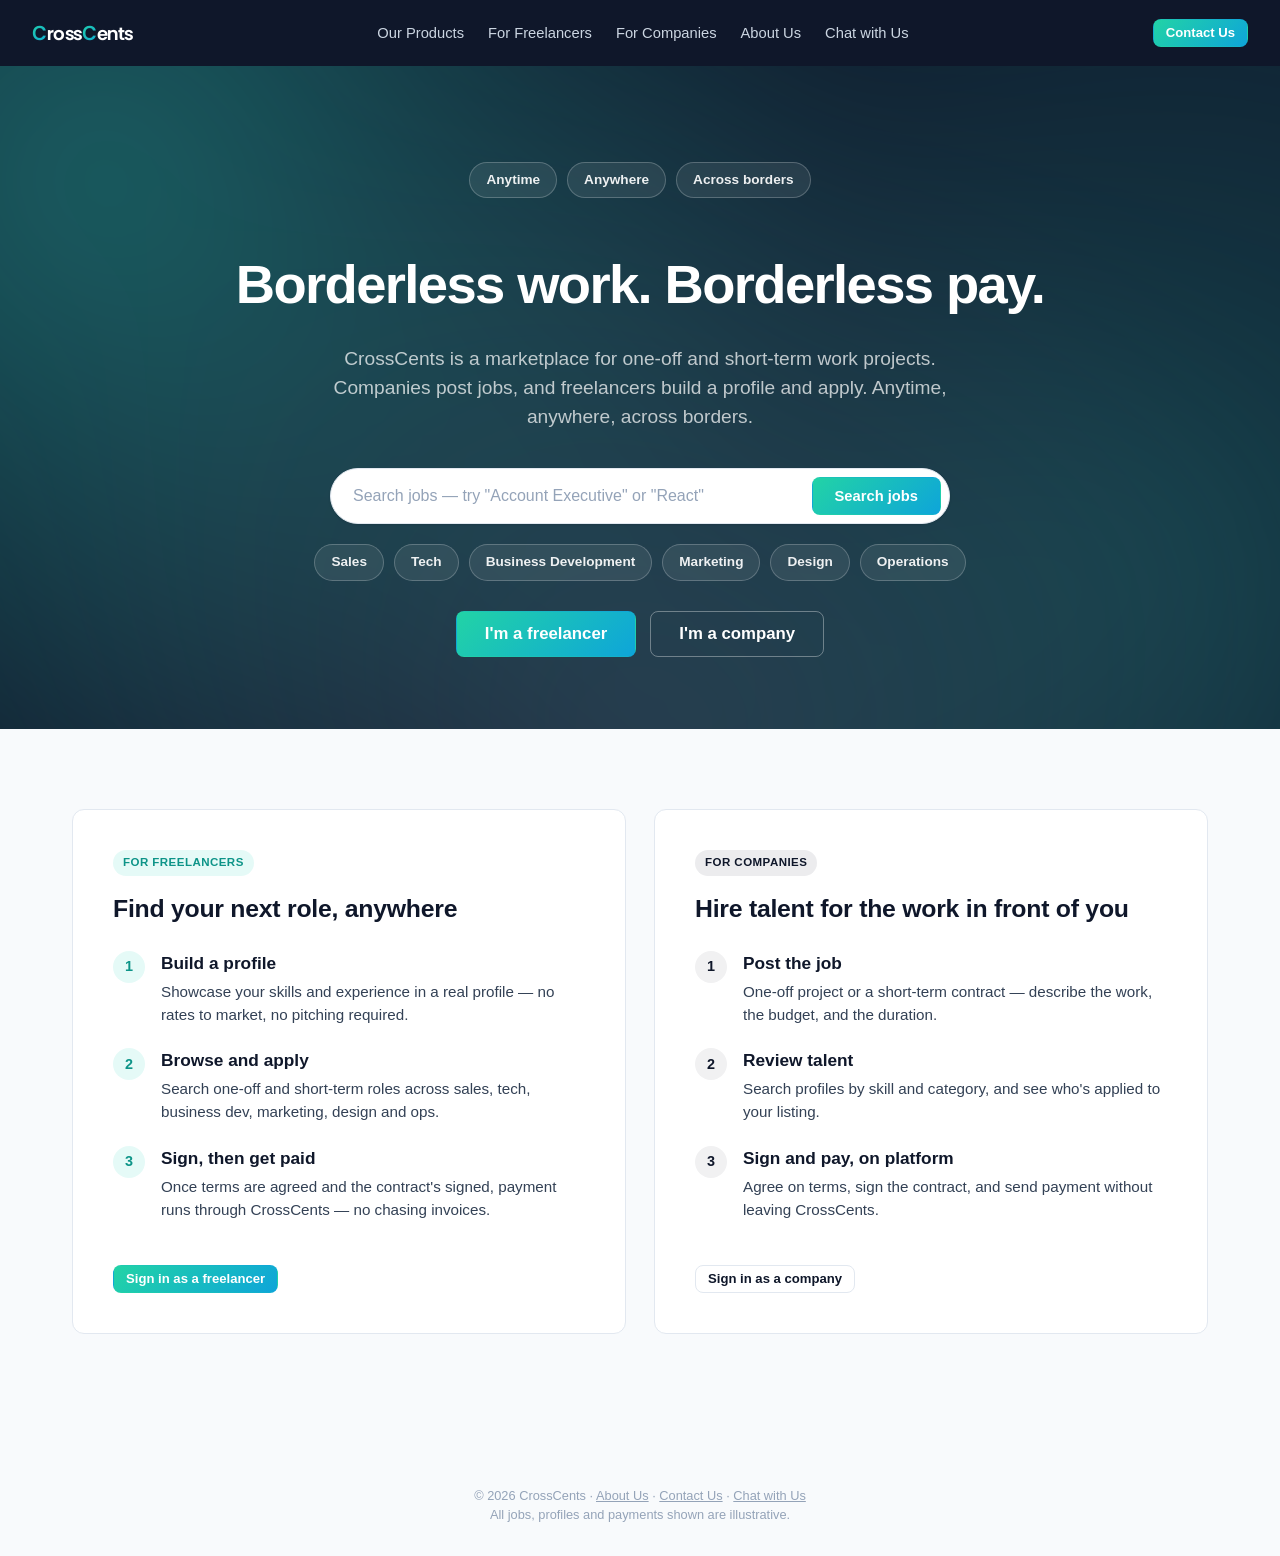
<file: index.html>
<!DOCTYPE html>
<html lang="en">
<head>
  <meta charset="UTF-8" />
  <meta name="viewport" content="width=device-width, initial-scale=1.0" />
  <title>CrossCents — Borderless work. Borderless pay.</title>
  <meta name="description" content="CrossCents is a marketplace for one-off and short-term work: companies post jobs, freelancers build a profile and apply — and find their next role anytime, anywhere, across borders. Payment happens right on the platform." />
  <meta name="theme-color" content="#0f172a" />
  <meta property="og:title" content="CrossCents — Borderless work. Borderless pay." />
  <meta property="og:description" content="Companies post jobs, freelancers build a profile and apply, and payment happens right on the platform." />
  <meta property="og:type" content="website" />
  <link rel="icon" type="image/svg+xml" href="favicon.svg" />
  <link rel="stylesheet" href="css/styles.css" />
</head>
<body>

  <nav class="nav">
    <div class="logo"><span class="logo-text"><span class="logo-c">C</span>ross<span class="logo-c">C</span>ents</span></div>
    <div class="nav-links">
      <a href="products.html">Our Products</a>
      <a href="#for-freelancers">For Freelancers</a>
      <a href="#for-companies">For Companies</a>
      <a href="about.html">About Us</a>
      <a href="chat.html">Chat with Us</a>
    </div>
    <div class="nav-actions">
      <a class="btn btn-primary btn-sm" href="contact.html">Contact Us</a>
    </div>
  </nav>

  <section class="hero">
    <div class="hero-bg" aria-hidden="true"></div>
    <div class="hero-scenes" aria-hidden="true">
      <div class="hero-scene left-1">
        <div class="avatar">KR</div>
        <div class="scene-text">
          <div class="scene-title">Katelin applied</div>
          <div class="scene-sub">Account Executive at Growthly Labs</div>
        </div>
      </div>
      <div class="hero-scene left-2">
        <div class="avatar">✓</div>
        <div class="scene-text">
          <div class="scene-title">Contract signed</div>
          <div class="scene-sub">3 months, $9,000/mo</div>
        </div>
      </div>
      <div class="hero-scene left-3">
        <div class="avatar">$</div>
        <div class="scene-text">
          <div class="scene-title">Payment received</div>
          <div class="scene-sub">$9,000.00, no wait</div>
        </div>
      </div>

      <div class="hero-scene right-1">
        <div class="avatar">J</div>
        <div class="scene-text">
          <div class="scene-title">Jervis applied</div>
          <div class="scene-sub">Software Engineer at Fenwick &amp; Co</div>
        </div>
      </div>
      <div class="hero-scene right-2">
        <div class="avatar">✓</div>
        <div class="scene-text">
          <div class="scene-title">Contract signed</div>
          <div class="scene-sub">6-week build, $12,000 flat</div>
        </div>
      </div>
      <div class="hero-scene right-3">
        <div class="avatar">$</div>
        <div class="scene-text">
          <div class="scene-title">Payment received</div>
          <div class="scene-sub">$12,000.00, no wait</div>
        </div>
      </div>
    </div>
    <div class="hero-content">
      <div class="category-row" style="margin-bottom:18px;">
        <span class="category-chip ghost static">Anytime</span>
        <span class="category-chip ghost static">Anywhere</span>
        <span class="category-chip ghost static">Across borders</span>
      </div>
      <h1>Borderless work. Borderless pay.</h1>
      <p>
        CrossCents is a marketplace for one-off and short-term work projects.
        Companies post jobs, and freelancers build a profile and apply.
        Anytime, anywhere, across borders.
      </p>

      <form class="hero-search" onsubmit="event.preventDefault(); window.location.href = 'freelancer-jobs.html?q=' + encodeURIComponent(this.q.value);">
        <input name="q" type="text" placeholder="Search jobs — try &quot;Account Executive&quot; or &quot;React&quot;" />
        <button class="btn btn-primary" type="submit">Search jobs</button>
      </form>

      <div class="category-row" id="categories">
        <a class="category-chip ghost" href="freelancer-jobs.html?category=Sales">Sales</a>
        <a class="category-chip ghost" href="freelancer-jobs.html?category=Tech">Tech</a>
        <a class="category-chip ghost" href="freelancer-jobs.html?category=Business%20Development">Business Development</a>
        <a class="category-chip ghost" href="freelancer-jobs.html?category=Marketing">Marketing</a>
        <a class="category-chip ghost" href="freelancer-jobs.html?category=Design">Design</a>
        <a class="category-chip ghost" href="freelancer-jobs.html?category=Operations">Operations</a>
      </div>

      <div class="hero-actions">
        <a class="btn btn-primary" href="freelancer-login.html">I'm a freelancer</a>
        <a class="btn btn-outline" href="company-login.html">I'm a company</a>
      </div>
    </div>
  </section>

  <div class="page">
    <div class="paths">
      <div class="path-card freelancer" id="for-freelancers">
        <span class="path-label freelancer">For freelancers</span>
        <h3>Find your next role, anywhere</h3>
        <div class="path-step">
          <div class="path-step-num">1</div>
          <div>
            <h4>Build a profile</h4>
            <p>Showcase your skills and experience in a real profile — no rates to market, no pitching required.</p>
          </div>
        </div>
        <div class="path-step">
          <div class="path-step-num">2</div>
          <div>
            <h4>Browse and apply</h4>
            <p>Search one-off and short-term roles across sales, tech, business dev, marketing, design and ops.</p>
          </div>
        </div>
        <div class="path-step">
          <div class="path-step-num">3</div>
          <div>
            <h4>Sign, then get paid</h4>
            <p>Once terms are agreed and the contract's signed, payment runs through CrossCents — no chasing invoices.</p>
          </div>
        </div>
        <div class="action-row">
          <a class="btn btn-primary btn-sm" href="freelancer-login.html">Sign in as a freelancer</a>
        </div>
      </div>

      <div class="path-card company" id="for-companies">
        <span class="path-label company">For companies</span>
        <h3>Hire talent for the work in front of you</h3>
        <div class="path-step">
          <div class="path-step-num">1</div>
          <div>
            <h4>Post the job</h4>
            <p>One-off project or a short-term contract — describe the work, the budget, and the duration.</p>
          </div>
        </div>
        <div class="path-step">
          <div class="path-step-num">2</div>
          <div>
            <h4>Review talent</h4>
            <p>Search profiles by skill and category, and see who's applied to your listing.</p>
          </div>
        </div>
        <div class="path-step">
          <div class="path-step-num">3</div>
          <div>
            <h4>Sign and pay, on platform</h4>
            <p>Agree on terms, sign the contract, and send payment without leaving CrossCents.</p>
          </div>
        </div>
        <div class="action-row">
          <a class="btn btn-outline btn-sm" href="company-login.html">Sign in as a company</a>
        </div>
      </div>
    </div>
  </div>

  <div class="footer">
    © 2026 CrossCents · <a href="about.html">About Us</a> · <a href="contact.html">Contact Us</a> · <a href="chat.html">Chat with Us</a><br />
    All jobs, profiles and payments shown are illustrative.
  </div>

</body>
</html>
</file>
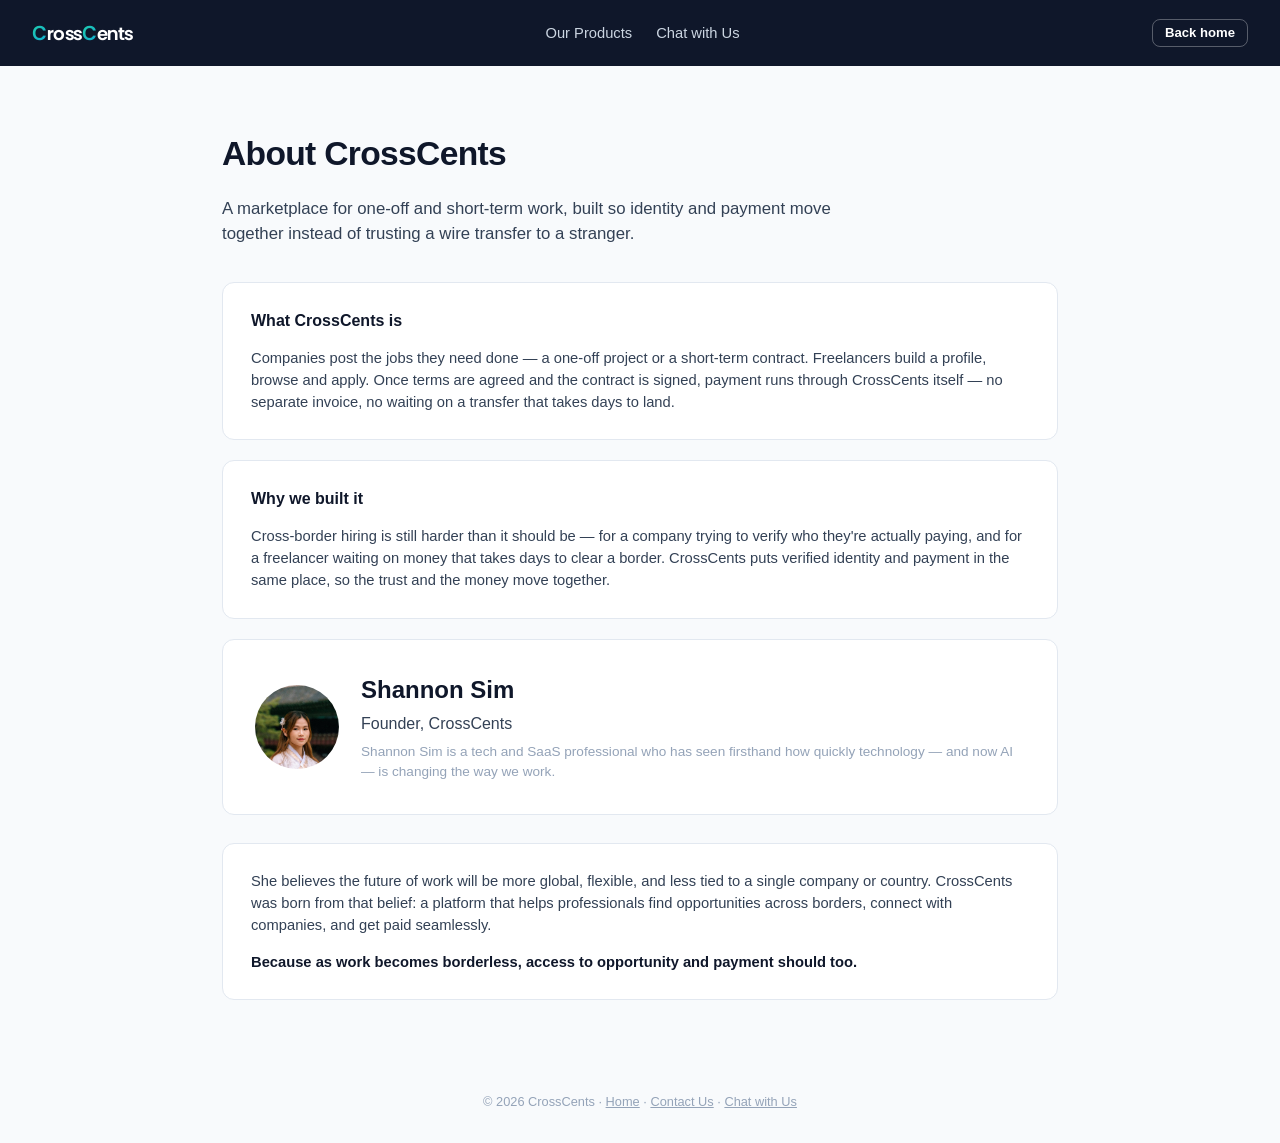
<file: about.html>
<!DOCTYPE html>
<html lang="en">
<head>
  <meta charset="UTF-8" />
  <meta name="viewport" content="width=device-width, initial-scale=1.0" />
  <title>CrossCents — About us</title>
  <link rel="icon" type="image/svg+xml" href="favicon.svg" />
  <link rel="stylesheet" href="css/styles.css" />
</head>
<body>

  <nav class="nav">
    <a class="logo" href="index.html"><span class="logo-text"><span class="logo-c">C</span>ross<span class="logo-c">C</span>ents</span></a>
    <div class="nav-links">
      <a href="products.html">Our Products</a>
      <a href="chat.html">Chat with Us</a>
    </div>
    <div class="nav-actions">
      <a class="btn btn-secondary btn-sm" href="index.html">Back home</a>
    </div>
  </nav>

  <div class="page-narrow">
    <h1 style="font-size:2.1rem; letter-spacing:-0.02em; margin-bottom:8px;">About CrossCents</h1>
    <p style="color:var(--navy-soft); font-size:1.05rem; max-width:640px; margin-bottom:36px;">
      A marketplace for one-off and short-term work, built so identity and payment
      move together instead of trusting a wire transfer to a stranger.
    </p>

    <div class="profile-section">
      <h3>What CrossCents is</h3>
      <p>
        Companies post the jobs they need done — a one-off project or a short-term
        contract. Freelancers build a profile, browse and apply. Once terms are
        agreed and the contract is signed, payment runs through CrossCents itself —
        no separate invoice, no waiting on a transfer that takes days to land.
      </p>
    </div>

    <div class="profile-section">
      <h3>Why we built it</h3>
      <p>
        Cross-border hiring is still harder than it should be — for a company trying
        to verify who they're actually paying, and for a freelancer waiting on money
        that takes days to clear a border. CrossCents puts verified identity and
        payment in the same place, so the trust and the money move together.
      </p>
    </div>

    <div class="profile-header" style="margin-top:8px;">
      <div class="profile-avatar"><img src="img/shannon-sim.jpg" alt="Shannon Sim" /></div>
      <div>
        <h2>Shannon Sim</h2>
        <div class="headline">Founder, CrossCents</div>
        <div class="meta">
          Shannon Sim is a tech and SaaS professional who has seen firsthand how
          quickly technology — and now AI — is changing the way we work.
        </div>
      </div>
    </div>

    <div class="profile-section">
      <p>
        She believes the future of work will be more global, flexible, and less
        tied to a single company or country. CrossCents was born from that
        belief: a platform that helps professionals find opportunities across
        borders, connect with companies, and get paid seamlessly.
      </p>
      <p style="font-weight:700; color:var(--navy); margin-top:14px;">
        Because as work becomes borderless, access to opportunity and payment
        should too.
      </p>
    </div>
  </div>

  <div class="footer">
    © 2026 CrossCents · <a href="index.html">Home</a> · <a href="contact.html">Contact Us</a> · <a href="chat.html">Chat with Us</a>
  </div>

</body>
</html>
</file>
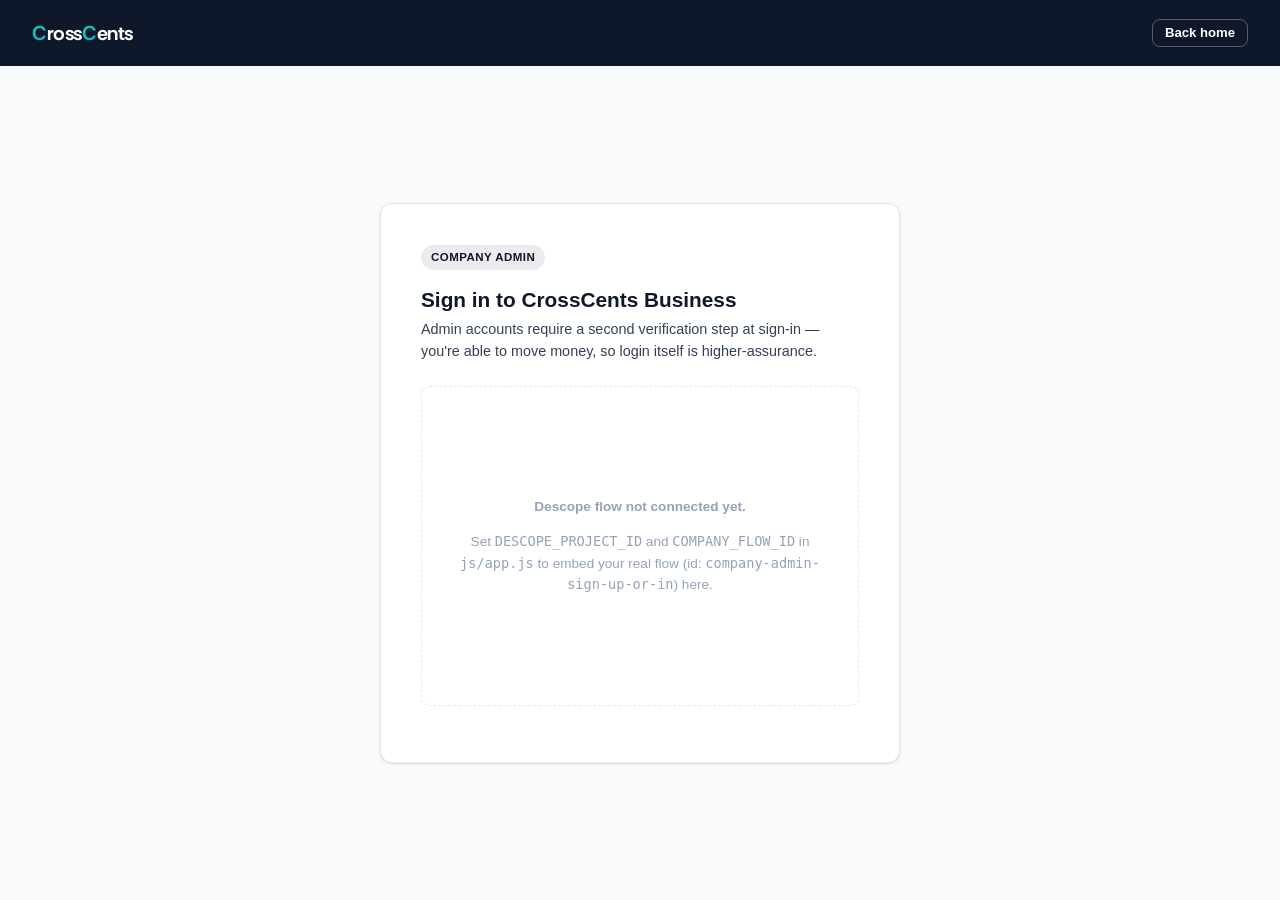
<file: company-dashboard.html>
<!DOCTYPE html>
<html lang="en">
<head>
  <meta charset="UTF-8" />
  <meta name="viewport" content="width=device-width, initial-scale=1.0" />
  <title>CrossCents Business — Dashboard</title>
  <link rel="icon" type="image/svg+xml" href="favicon.svg" />
  <link rel="stylesheet" href="css/styles.css" />
</head>
<body>

  <header class="dash-header">
    <a class="logo" href="index.html">
      <span class="logo-text"><span class="logo-c">C</span>ross<span class="logo-c">C</span>ents</span>
    </a>
    <div class="who">
      <strong id="who-org">—</strong> · <span id="who-name">—</span>
      <span class="role-badge">Admin</span>
      <a href="#" class="btn btn-secondary btn-sm" style="margin-left:14px;" onclick="logout('company-login.html'); return false;">Log out</a>
    </div>
  </header>

  <nav class="subnav">
    <a href="company-talent.html">Talent</a>
    <a href="company-post-job.html">Post a Job</a>
    <a href="company-dashboard.html" class="active">Payments</a>
  </nav>

  <div class="page">
    <div class="stat-row">
      <div class="stat-tile">
        <div class="label">Active freelancers</div>
        <div class="value">4</div>
      </div>
      <div class="stat-tile">
        <div class="label">Budget remaining</div>
        <div class="value emerald" id="budget-display">—</div>
      </div>
      <div class="stat-tile">
        <div class="label">Your role</div>
        <div class="value" style="font-size:1.1rem;">Payments Administrator</div>
      </div>
    </div>

    <div class="section-title">Your freelancers</div>
    <div class="card-table">
      <table>
        <thead>
          <tr><th>Name</th><th>Country</th><th>Status</th><th></th></tr>
        </thead>
        <tbody id="freelancer-body"></tbody>
      </table>
    </div>

    <div class="section-title">Payment history</div>
    <div class="card-table">
      <table>
        <thead>
          <tr><th>Recipient</th><th>Amount</th><th>Memo</th><th>Date</th><th>Status</th></tr>
        </thead>
        <tbody id="tx-body"></tbody>
      </table>
    </div>

    <div class="section-title">Audit log</div>
    <div class="card-table">
      <div class="audit-list" id="audit-body"></div>
    </div>
  </div>

  <!-- No Verif8 / Descope step-up here — company payments are validated and
       gated by the FastAPI backend (auth + role + budget), not a second
       verification flow, per the current prototype scope. -->
  <div class="modal-overlay" id="pay-modal">
    <div class="modal">
      <h3>Send payment</h3>
      <div class="modal-sub" id="pay-target">To —</div>

      <div id="pay-step-details">
        <div class="field">
          <label>Amount</label>
          <input type="number" id="pay-amount" placeholder="0.00" />
        </div>
        <div class="field">
          <label>Currency</label>
          <select id="pay-currency">
            <option value="USD">USD</option>
            <option value="SGD">SGD</option>
            <option value="EUR">EUR</option>
            <option value="GBP">GBP</option>
          </select>
        </div>
        <div class="field">
          <label>Memo (optional)</label>
          <input type="text" id="pay-memo" placeholder="Invoice #, project name…" />
        </div>
        <div class="field-error" id="pay-amount-error" style="display:none;"></div>
        <div class="modal-actions">
          <button class="btn btn-outline" onclick="closeModal('pay-modal')">Cancel</button>
          <button class="btn btn-primary" onclick="showPayConfirm()">Continue</button>
        </div>
      </div>

      <div id="pay-step-confirm" style="display:none;">
        <div class="review-box" id="pay-review"></div>
        <div class="modal-actions">
          <button class="btn btn-outline" onclick="backToPayDetails()">Cancel</button>
          <button class="btn btn-primary" id="pay-confirm-btn" onclick="confirmPay()">Confirm</button>
        </div>
      </div>
    </div>
  </div>

  <script src="js/app.js"></script>
  <script>
    let payTarget = "";

    function renderFreelancers() {
      const body = document.getElementById("freelancer-body");
      body.innerHTML = "";
      SAMPLE_FREELANCERS.forEach((f) => {
        const btn = el("button", { className: "btn btn-outline btn-sm", text: "Send payment" });
        btn.addEventListener("click", () => {
          payTarget = f.name;
          document.getElementById("pay-target").textContent = "To " + payTarget;
          document.getElementById("pay-amount").value = "";
          document.getElementById("pay-memo").value = "";
          document.getElementById("pay-amount-error").style.display = "none";
          document.getElementById("pay-step-details").style.display = "block";
          document.getElementById("pay-step-confirm").style.display = "none";
          openModal("pay-modal");
        });
        const row = el("tr", {}, [
          el("td", { text: f.name }),
          el("td", { text: f.country }),
          el("td", {}, [el("span", { className: "status-pill " + (f.status === "Active" ? "complete" : "pending"), text: f.status })]),
          el("td", {}, [btn]),
        ]);
        body.appendChild(row);
      });
    }

    function renderTransactions(txs) {
      const txBody = document.getElementById("tx-body");
      txBody.innerHTML = "";
      if (txs.length === 0) {
        const row = document.createElement("tr");
        const cell = el("td", { colspan: "5", text: "No payments sent yet." });
        cell.style.color = "var(--navy-soft)";
        row.appendChild(cell);
        txBody.appendChild(row);
        return;
      }
      txs.forEach((tx) => {
        const row = el("tr", {}, [
          el("td", { text: tx.recipient }),
          el("td", { text: formatCurrency(tx.amount, tx.currency) }),
          el("td", { text: tx.memo || "—" }),
          el("td", { text: formatDate(tx.created_at) }),
          el("td", {}, [el("span", { className: "status-pill " + tx.status.replace("completed", "complete"), text: tx.status[0].toUpperCase() + tx.status.slice(1) })]),
        ]);
        txBody.appendChild(row);
      });
    }

    function renderAuditLog(entries) {
      const body = document.getElementById("audit-body");
      body.innerHTML = "";
      if (entries.length === 0) {
        body.appendChild(el("div", { className: "audit-empty", text: "No activity yet." }));
        return;
      }
      entries.forEach((entry) => {
        const item = el("div", { className: "audit-item" }, [
          el("div", { className: "audit-time", text: formatDateTime(entry.created_at) }),
          el("div", { className: "audit-event", text: entry.event }),
        ]);
        if (entry.detail) item.appendChild(el("div", { className: "audit-detail", text: entry.detail }));
        body.appendChild(item);
      });
    }

    let budgetRemaining = 0;

    async function refreshAccountState() {
      const [txData, auditData] = await Promise.all([api("/transactions"), api("/audit-log")]);
      renderTransactions(txData.transactions);
      renderAuditLog(auditData.entries);
    }

    (async () => {
      const session = await Session.requireRole("company_admin", "company-login.html");
      if (!session) return;

      document.getElementById("who-name").textContent = SessionToken.getDisplayName() || "—";
      document.getElementById("who-org").textContent = session.organisation || "—";

      budgetRemaining = session.budget_remaining;
      document.getElementById("budget-display").textContent = formatCurrency(budgetRemaining);

      renderFreelancers();
      await refreshAccountState();
    })();

    function showPayConfirm() {
      const amount = parseFloat(document.getElementById("pay-amount").value);
      const errorEl = document.getElementById("pay-amount-error");

      if (!amount || amount <= 0) {
        errorEl.textContent = "Enter an amount to send.";
        errorEl.style.display = "block";
        return;
      }
      if (amount > budgetRemaining) {
        errorEl.textContent = `Not possible — this exceeds your remaining budget of ${formatCurrency(budgetRemaining)}.`;
        errorEl.style.display = "block";
        return;
      }
      errorEl.style.display = "none";

      const currency = document.getElementById("pay-currency").value;
      const memo = document.getElementById("pay-memo").value.trim();

      const review = document.getElementById("pay-review");
      review.innerHTML = "";
      review.appendChild(el("div", { text: "Confirm payment", style: "font-weight:700; margin-bottom:8px;" }));
      review.appendChild(el("div", { text: `Send ${currency} ${amount.toFixed(2)} to ${payTarget}?` }));
      if (memo) {
        const row = el("div", { className: "review-row" }, [el("span", { className: "k", text: "Memo" }), el("span", { className: "v", text: memo })]);
        review.appendChild(row);
      }

      document.getElementById("pay-step-details").style.display = "none";
      document.getElementById("pay-step-confirm").style.display = "block";
    }

    function backToPayDetails() {
      document.getElementById("pay-step-details").style.display = "block";
      document.getElementById("pay-step-confirm").style.display = "none";
    }

    async function confirmPay() {
      const amount = parseFloat(document.getElementById("pay-amount").value);
      const currency = document.getElementById("pay-currency").value;
      const memo = document.getElementById("pay-memo").value.trim();
      const btn = document.getElementById("pay-confirm-btn");
      btn.disabled = true;

      try {
        const result = await api("/company/payment", {
          method: "POST",
          body: { recipient_name: payTarget, amount, currency, memo: memo || null },
        });
        budgetRemaining = result.budget_remaining;
        document.getElementById("budget-display").textContent = formatCurrency(budgetRemaining);
        closeModal("pay-modal");
        showToast(`Payment of ${currency} ${amount.toFixed(2)} sent to ${payTarget}.`);
        await refreshAccountState();
      } catch (err) {
        closeModal("pay-modal");
        showToast(err.message || "Payment could not be completed.");
      } finally {
        btn.disabled = false;
      }
    }
  </script>
</body>
</html>
</file>
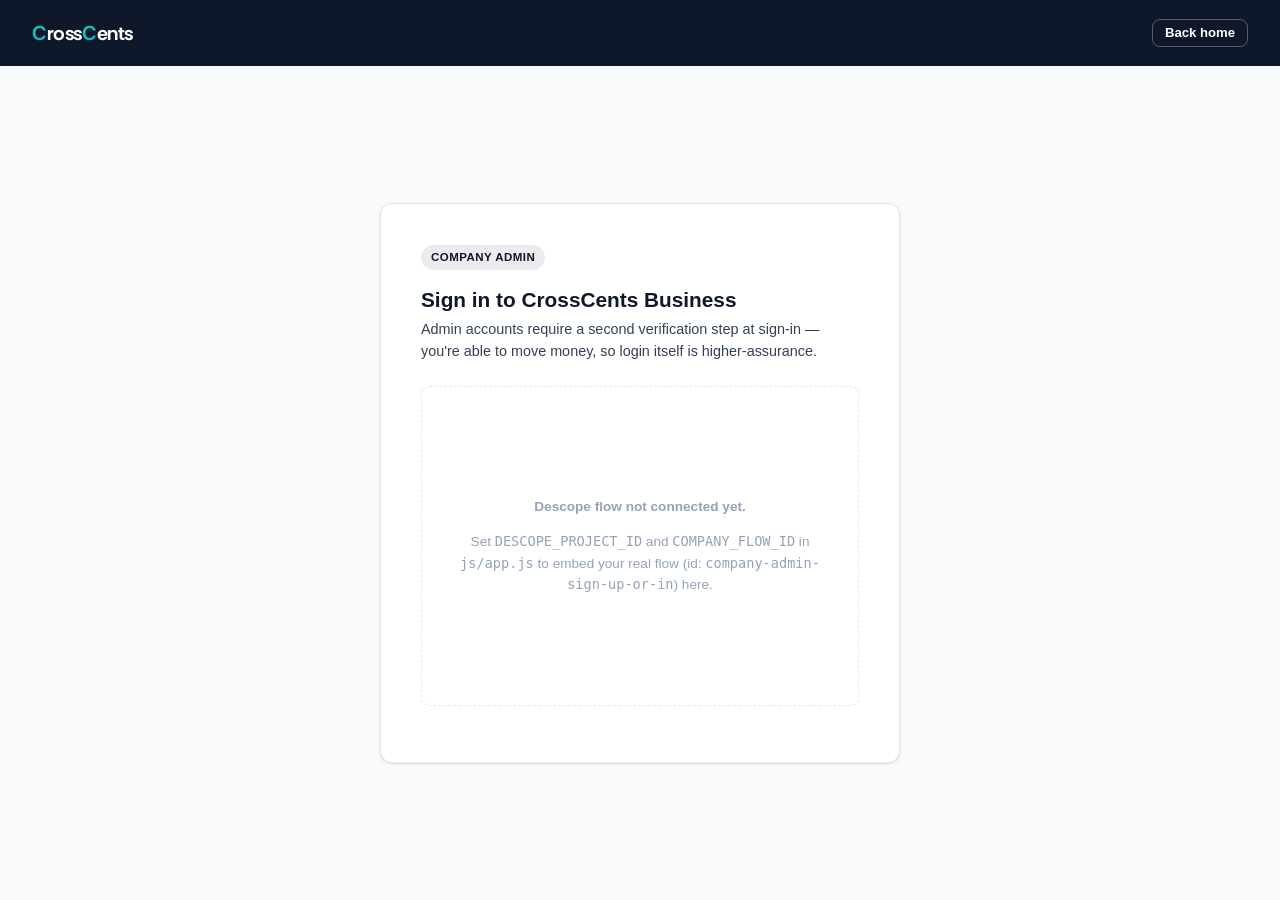
<file: company-login.html>
<!DOCTYPE html>
<html lang="en">
<head>
  <meta charset="UTF-8" />
  <meta name="viewport" content="width=device-width, initial-scale=1.0" />
  <title>CrossCents — Company sign in</title>
  <link rel="icon" type="image/svg+xml" href="favicon.svg" />
  <link rel="stylesheet" href="css/styles.css" />
  <script src="https://descopecdn.com/npm/@descope/web-component@latest/dist/index.js"></script>
</head>
<body>

  <nav class="nav">
    <a class="logo" href="index.html"><span class="logo-text"><span class="logo-c">C</span>ross<span class="logo-c">C</span>ents</span></a>
    <div class="nav-links"></div>
    <div class="nav-actions">
      <a class="btn btn-secondary btn-sm" href="index.html">Back home</a>
    </div>
  </nav>

  <div class="center-page">
    <div class="auth-card">
      <span class="auth-badge company">Company admin</span>
      <h2>Sign in to CrossCents Business</h2>
      <div class="subtitle">
        Admin accounts require a second verification step at sign-in —
        you're able to move money, so login itself is higher-assurance.
      </div>

      <div class="flow-mount" id="flow-mount">
        <div class="placeholder-copy">Loading sign-in…</div>
      </div>
    </div>
  </div>

  <script src="js/app.js"></script>
  <script>
    mountDescopeFlow({
      flowId: COMPANY_FLOW_ID,
      onComplete: async (name) => {
        // Bootstrap logs the login server-side and resolves role/org — the
        // frontend never declares "I'm a company admin" itself. If this
        // call fails, the dashboard's own requireRole() check will still
        // catch it (and bounce back here), so we don't hard-block on it.
        try {
          await api("/session/bootstrap", { method: "POST" });
        } catch (err) {
          console.error("Session bootstrap failed —", err.status, err.message);
        }
        window.location.href = "company-dashboard.html";
      },
    });
  </script>
</body>
</html>
</file>
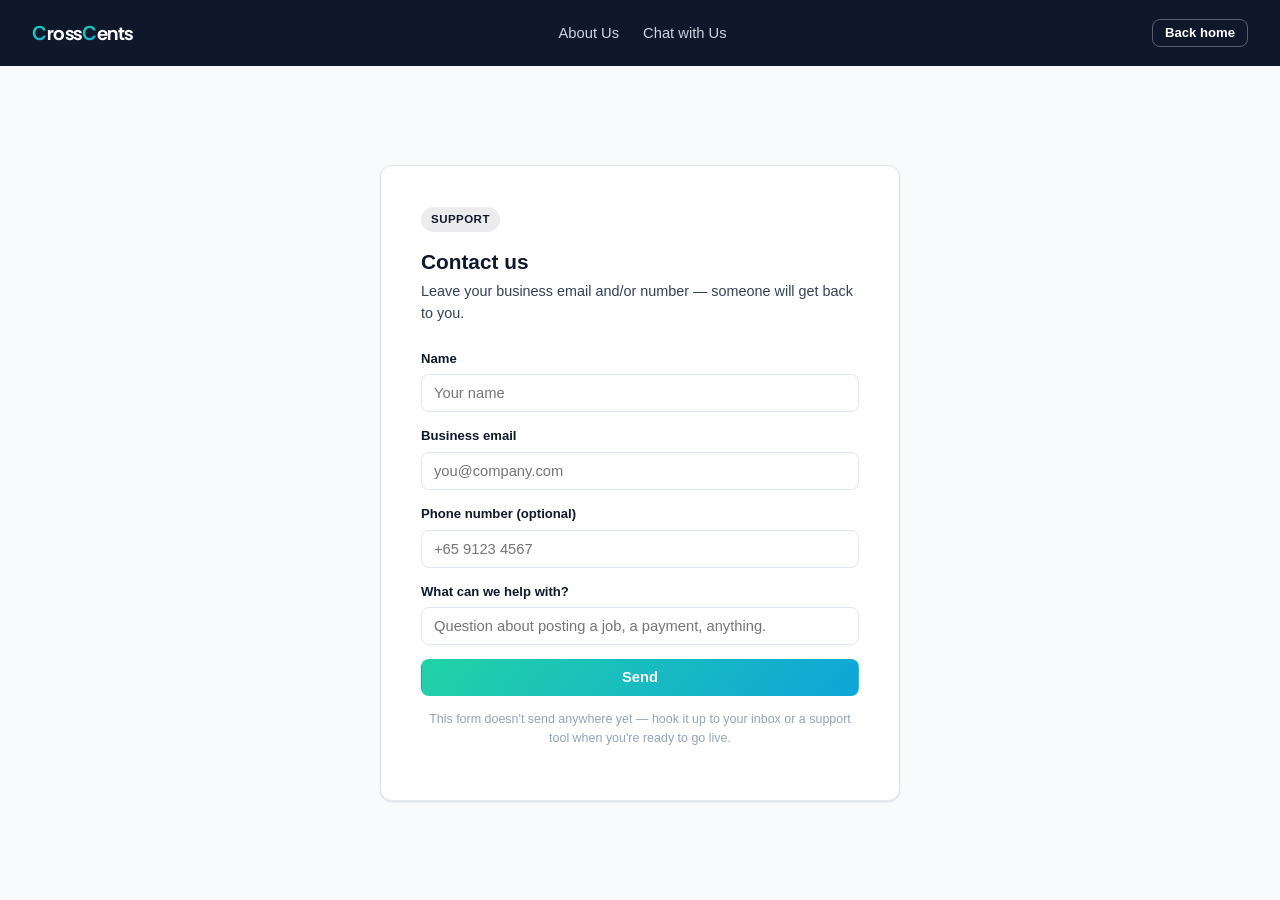
<file: contact.html>
<!DOCTYPE html>
<html lang="en">
<head>
  <meta charset="UTF-8" />
  <meta name="viewport" content="width=device-width, initial-scale=1.0" />
  <title>CrossCents — Contact us</title>
  <link rel="icon" type="image/svg+xml" href="favicon.svg" />
  <link rel="stylesheet" href="css/styles.css" />
</head>
<body>

  <nav class="nav">
    <a class="logo" href="index.html"><span class="logo-text"><span class="logo-c">C</span>ross<span class="logo-c">C</span>ents</span></a>
    <div class="nav-links">
      <a href="about.html">About Us</a>
      <a href="chat.html">Chat with Us</a>
    </div>
    <div class="nav-actions">
      <a class="btn btn-secondary btn-sm" href="index.html">Back home</a>
    </div>
  </nav>

  <div class="center-page">
    <div class="auth-card">
      <span class="auth-badge company">Support</span>
      <h2>Contact us</h2>
      <div class="subtitle">Leave your business email and/or number — someone will get back to you.</div>

      <div id="contact-form">
        <div class="field">
          <label>Name</label>
          <input type="text" id="contact-name" placeholder="Your name" />
        </div>
        <div class="field">
          <label>Business email</label>
          <input type="email" id="contact-email" placeholder="you@company.com" />
        </div>
        <div class="field">
          <label>Phone number (optional)</label>
          <input type="tel" id="contact-phone" placeholder="+65 9123 4567" />
        </div>
        <div class="field">
          <label>What can we help with?</label>
          <input type="text" id="contact-message" placeholder="Question about posting a job, a payment, anything." />
        </div>
        <button class="btn btn-primary btn-block" onclick="submitContact()">Send</button>
        <p style="font-size:0.78rem; color:#94a3b8; margin-top:14px; text-align:center;">
          This form doesn't send anywhere yet — hook it up to your inbox or a support
          tool when you're ready to go live.
        </p>
      </div>

      <div id="contact-success" style="display:none; text-align:center; padding:16px 0;">
        <div class="profile-avatar" style="margin:0 auto 16px; width:56px; height:56px; font-size:1.3rem;">✓</div>
        <h3 style="margin:0 0 8px;">Thanks — we've got it.</h3>
        <p style="color:var(--navy-soft); font-size:0.92rem;">Someone from CrossCents will get back to you shortly.</p>
      </div>
    </div>
  </div>

  <script src="js/app.js"></script>
  <script>
    function submitContact() {
      const email = document.getElementById("contact-email").value.trim();
      if (!email) {
        showToast("Add a business email so we know where to reply.");
        return;
      }
      document.getElementById("contact-form").style.display = "none";
      document.getElementById("contact-success").style.display = "block";
    }
  </script>
</body>
</html>
</file>
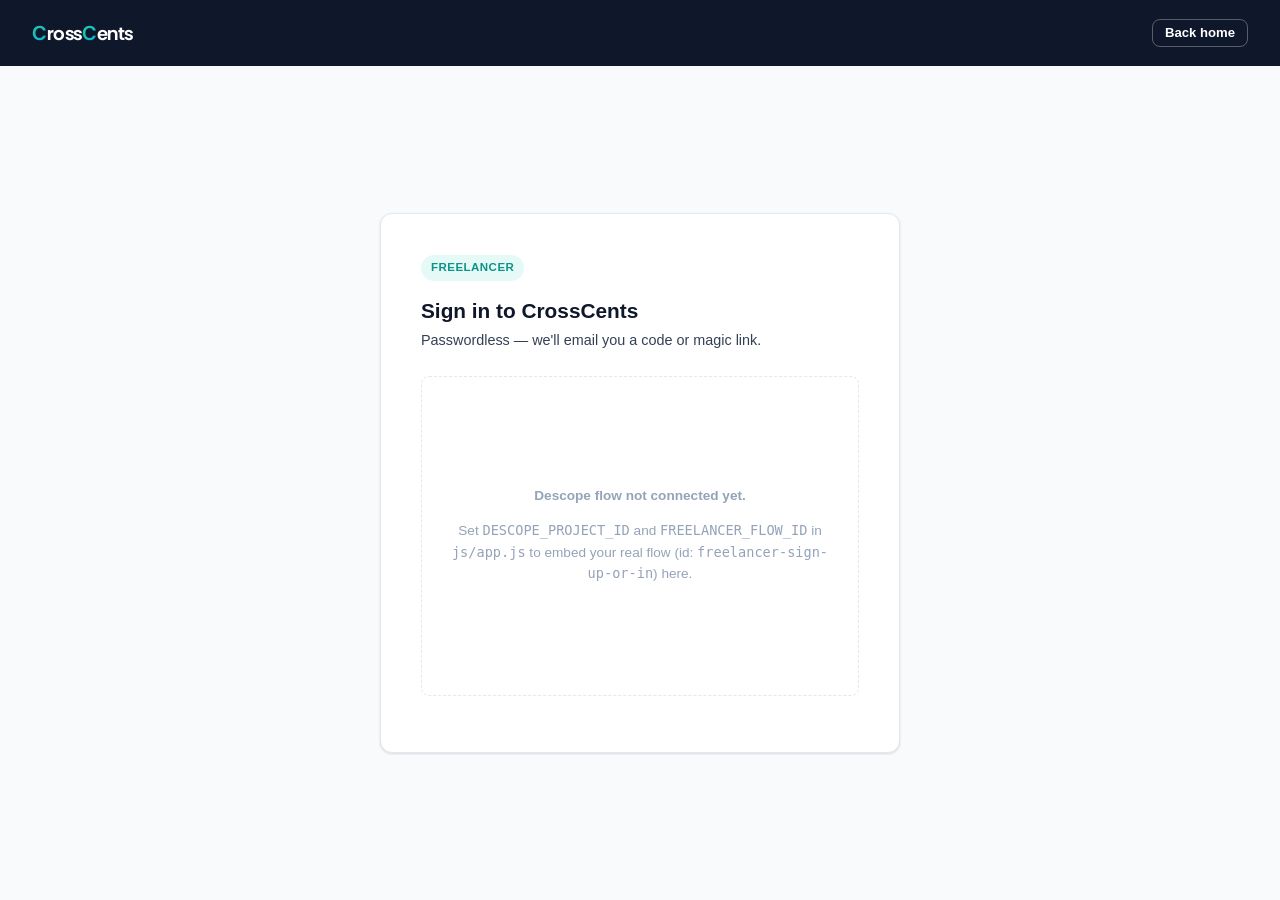
<file: freelancer-dashboard.html>
<!DOCTYPE html>
<html lang="en">
<head>
  <meta charset="UTF-8" />
  <meta name="viewport" content="width=device-width, initial-scale=1.0" />
  <title>CrossCents — Freelancer dashboard</title>
  <link rel="icon" type="image/svg+xml" href="favicon.svg" />
  <link rel="stylesheet" href="css/styles.css" />
  <script src="https://descopecdn.com/npm/@descope/web-component@latest/dist/index.js"></script>
</head>
<body>

  <header class="dash-header">
    <a class="logo" href="index.html">
      <span class="logo-text"><span class="logo-c">C</span>ross<span class="logo-c">C</span>ents</span>
    </a>
    <div class="who">
      Signed in as <strong id="who-name">—</strong>
      <a href="#" class="btn btn-secondary btn-sm" style="margin-left:14px;" onclick="logout('freelancer-login.html'); return false;">Log out</a>
    </div>
  </header>

  <nav class="subnav">
    <a href="freelancer-jobs.html">Jobs</a>
    <a href="freelancer-profile.html">My Profile</a>
    <a href="freelancer-dashboard.html" class="active">Payments</a>
  </nav>

  <div class="page">
    <div class="stat-row">
      <div class="stat-tile">
        <div class="label">Available balance</div>
        <div class="value emerald" id="available-balance-display">—</div>
      </div>
      <div class="stat-tile">
        <div class="label">Bank account</div>
        <div class="value" id="bank-status-display" style="font-size:1.1rem;">—</div>
      </div>
      <div class="stat-tile">
        <div class="label">Payments received</div>
        <div class="value" id="received-count-display">—</div>
      </div>
    </div>

    <div class="action-row">
      <button class="btn btn-primary" onclick="document.getElementById('withdraw-amount-error').style.display='none'; document.getElementById('withdraw-amount').value=''; openModal('withdraw-modal')">Withdraw funds</button>
      <button class="btn btn-outline" onclick="resetBankModal(); openModal('bank-modal')">Link bank account</button>
    </div>

    <div class="section-title">Recent payments</div>
    <div class="card-table">
      <table>
        <thead>
          <tr><th>From / To</th><th>Type</th><th>Amount</th><th>Date</th><th>Status</th></tr>
        </thead>
        <tbody id="tx-body"></tbody>
      </table>
    </div>

    <div class="section-title">Audit log</div>
    <div class="card-table">
      <div class="audit-list" id="audit-body"></div>
    </div>
  </div>

  <!-- Withdraw modal — this is the step-up verification moment.
       Verif8 (8x8 CPaaS) sends the SMS one-time code here, confirmed by the
       EXISTING Descope freelancer-withdraw-step-up flow before we ever call
       the backend. This flow is unchanged — only what happens after it
       succeeds (a real backend call instead of a client-side toast) is new. -->
  <div class="modal-overlay" id="withdraw-modal">
    <div class="modal">
      <h3>Withdraw funds</h3>
      <div class="modal-sub">For your security, withdrawals require SMS verification.</div>

      <div id="withdraw-step-amount">
        <div class="field">
          <label>Amount</label>
          <input type="number" id="withdraw-amount" placeholder="0.00" />
          <div class="field-error" id="withdraw-amount-error" style="display:none;"></div>
        </div>
        <div class="modal-actions">
          <button class="btn btn-outline" onclick="closeModal('withdraw-modal')">Cancel</button>
          <button class="btn btn-primary" onclick="showWithdrawOtp()">Continue</button>
        </div>
      </div>

      <div id="withdraw-step-otp" style="display:none;">
        <div class="otp-note" id="withdraw-otp-note">For your security, we'll verify it's really you before releasing funds.</div>
        <div id="withdraw-flow-mount"></div>
      </div>
    </div>
  </div>

  <div class="modal-overlay" id="bank-modal">
    <div class="modal">
      <h3>Link bank account</h3>
      <div class="modal-sub">Adding a payout method also requires verification.</div>
      <div class="field">
        <label>Account holder name</label>
        <input type="text" id="bank-account-holder" placeholder="Full name" />
      </div>
      <div class="field">
        <label>IBAN / account number</label>
        <input type="text" id="bank-account-number" placeholder="•••• •••• •••• 4821" />
      </div>
      <div id="flow-mount" style="display:none;"></div>
      <div class="modal-actions" id="bank-modal-actions">
        <button class="btn btn-outline" onclick="closeModal('bank-modal')">Cancel</button>
        <button class="btn btn-primary" onclick="linkBank()">Save & verify</button>
      </div>
    </div>
  </div>

  <script src="js/app.js"></script>
  <script>
    let AVAILABLE_BALANCE = 0;

    function renderTransactions(txs) {
      const txBody = document.getElementById("tx-body");
      txBody.innerHTML = "";
      if (txs.length === 0) {
        const row = document.createElement("tr");
        const cell = el("td", { colspan: "5", text: "No payments yet." });
        cell.style.color = "var(--navy-soft)";
        row.appendChild(cell);
        txBody.appendChild(row);
        return;
      }
      txs.forEach((tx) => {
        const label = tx.type === "withdrawal" ? "Withdrawal" : "Payment received";
        const party = tx.type === "withdrawal" ? tx.recipient : tx.sender;
        const row = el("tr", {}, [
          el("td", { text: party }),
          el("td", { text: label }),
          el("td", { text: formatCurrency(tx.amount, tx.currency) }),
          el("td", { text: formatDate(tx.created_at) }),
          el("td", {}, [el("span", { className: "status-pill " + tx.status.replace("completed", "complete"), text: tx.status[0].toUpperCase() + tx.status.slice(1) })]),
        ]);
        txBody.appendChild(row);
      });
    }

    function renderAuditLog(entries) {
      const body = document.getElementById("audit-body");
      body.innerHTML = "";
      if (entries.length === 0) {
        body.appendChild(el("div", { className: "audit-empty", text: "No activity yet." }));
        return;
      }
      entries.forEach((entry) => {
        const item = el("div", { className: "audit-item" }, [
          el("div", { className: "audit-time", text: formatDateTime(entry.created_at) }),
          el("div", { className: "audit-event", text: entry.event }),
        ]);
        if (entry.detail) item.appendChild(el("div", { className: "audit-detail", text: entry.detail }));
        body.appendChild(item);
      });
    }

    async function refreshAccountState() {
      const [txData, auditData] = await Promise.all([api("/transactions"), api("/audit-log")]);
      renderTransactions(txData.transactions);
      renderAuditLog(auditData.entries);
      document.getElementById("received-count-display").textContent =
        txData.transactions.filter((t) => t.type === "company_payment").length;
    }

    (async () => {
      const session = await Session.requireRole("freelancer", "freelancer-login.html");
      if (!session) return;

      document.getElementById("who-name").textContent = SessionToken.getDisplayName() || "—";
      document.getElementById("bank-account-holder").value = SessionToken.getDisplayName() || "";

      AVAILABLE_BALANCE = session.available_balance;
      document.getElementById("available-balance-display").textContent = formatCurrency(AVAILABLE_BALANCE);
      document.getElementById("bank-status-display").textContent = session.has_linked_bank ? "Linked" : "Not linked";

      await refreshAccountState();
    })();

    function showWithdrawOtp() {
      const amountInput = document.getElementById("withdraw-amount");
      const errorEl = document.getElementById("withdraw-amount-error");
      const amount = parseFloat(amountInput.value);

      if (!amount || amount <= 0) {
        errorEl.textContent = "Enter an amount to withdraw.";
        errorEl.style.display = "block";
        return;
      }
      if (amount > AVAILABLE_BALANCE) {
        errorEl.textContent = `Not possible — this exceeds your available balance of ${formatCurrency(AVAILABLE_BALANCE)}.`;
        errorEl.style.display = "block";
        return;
      }
      errorEl.style.display = "none";

      document.getElementById("withdraw-otp-note").textContent =
        `Withdrawing ${formatCurrency(amount)} — for your security, we'll verify it's really you before releasing funds.`;

      document.getElementById("withdraw-step-amount").style.display = "none";
      document.getElementById("withdraw-step-otp").style.display = "block";
      mountDescopeFlow({
        flowId: WITHDRAW_STEP_UP_FLOW_ID,
        mountId: "withdraw-flow-mount",
        onComplete: async () => {
          // Step-up (Descope + Verif8) already succeeded at this point — this
          // call is the backend actually recording the withdrawal, after it
          // independently re-validates the session, the role, and the amount.
          try {
            const result = await api("/withdrawal", { method: "POST", body: { amount } });
            AVAILABLE_BALANCE = result.available_balance;
            document.getElementById("available-balance-display").textContent = formatCurrency(AVAILABLE_BALANCE);
            closeModal("withdraw-modal");
            document.getElementById("withdraw-step-amount").style.display = "block";
            document.getElementById("withdraw-step-otp").style.display = "none";
            showToast(`Withdrawal of ${formatCurrency(amount)} verified and submitted.`);
            await refreshAccountState();
          } catch (err) {
            closeModal("withdraw-modal");
            document.getElementById("withdraw-step-amount").style.display = "block";
            document.getElementById("withdraw-step-otp").style.display = "none";
            showToast(err.message || "Withdrawal could not be completed.");
          }
        },
      });
    }

    function resetBankModal() {
      document.querySelectorAll("#bank-modal .field").forEach(el => el.style.display = "block");
      document.getElementById("bank-modal-actions").style.display = "flex";
      document.getElementById("flow-mount").style.display = "none";
      document.getElementById("flow-mount").innerHTML = "";
    }

    function linkBank() {
      const holder = document.getElementById("bank-account-holder").value.trim();
      const number = document.getElementById("bank-account-number").value.trim();
      if (!holder || !number) {
        showToast("Enter an account holder name and account number.");
        return;
      }
      document.querySelectorAll("#bank-modal .field").forEach(el => el.style.display = "none");
      document.getElementById("bank-modal-actions").style.display = "none";
      document.getElementById("flow-mount").style.display = "block";
      mountDescopeFlow({
        flowId: BANK_LINK_STEP_UP_FLOW_ID,
        onComplete: async () => {
          try {
            await api("/bank/link", { method: "POST", body: { account_holder: holder, account_number: number } });
            closeModal("bank-modal");
            document.getElementById("bank-status-display").textContent = "Linked";
            showToast("Bank account linked and verified.");
            await refreshAccountState();
          } catch (err) {
            closeModal("bank-modal");
            showToast(err.message || "Could not link bank account.");
          } finally {
            document.querySelectorAll("#bank-modal .field").forEach(el => el.style.display = "block");
            document.getElementById("bank-modal-actions").style.display = "flex";
            document.getElementById("flow-mount").style.display = "none";
          }
        },
      });
    }
  </script>
</body>
</html>
</file>
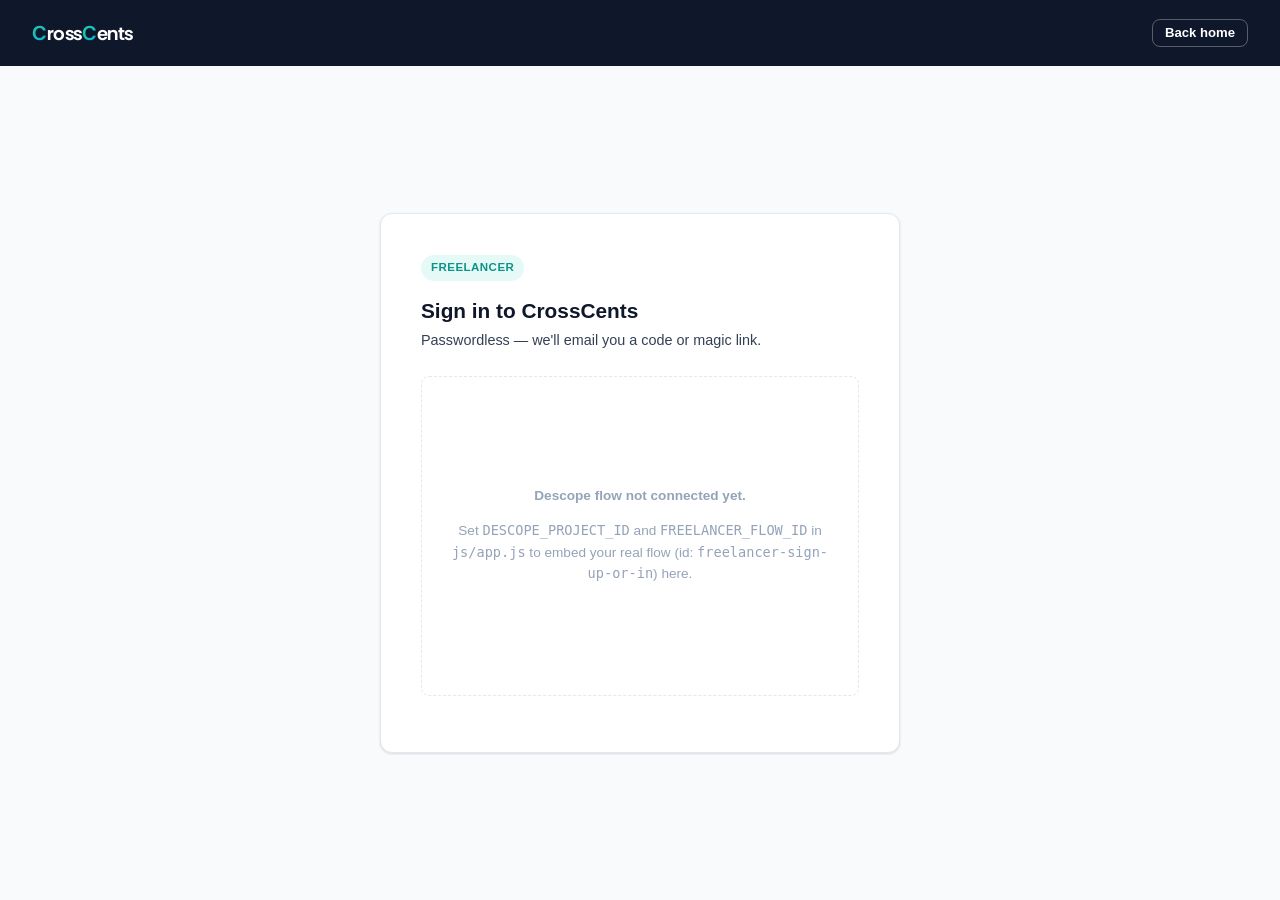
<file: freelancer-login.html>
<!DOCTYPE html>
<html lang="en">
<head>
  <meta charset="UTF-8" />
  <meta name="viewport" content="width=device-width, initial-scale=1.0" />
  <title>CrossCents — Freelancer sign in</title>
  <link rel="icon" type="image/svg+xml" href="favicon.svg" />
  <link rel="stylesheet" href="css/styles.css" />

  <!--
    Descope Web Component.
    The Descope console gives you an exact, version-pinned copy of this
    snippet under your Flow's "Get Code" panel — paste that in here instead
    of trusting a hardcoded version number.
  -->
  <script src="https://descopecdn.com/npm/@descope/web-component@latest/dist/index.js"></script>
</head>
<body>

  <nav class="nav">
    <a class="logo" href="index.html"><span class="logo-text"><span class="logo-c">C</span>ross<span class="logo-c">C</span>ents</span></a>
    <div class="nav-links"></div>
    <div class="nav-actions">
      <a class="btn btn-secondary btn-sm" href="index.html">Back home</a>
    </div>
  </nav>

  <div class="center-page">
    <div class="auth-card">
      <span class="auth-badge freelancer">Freelancer</span>
      <h2>Sign in to CrossCents</h2>
      <div class="subtitle">Passwordless — we'll email you a code or magic link.</div>

      <div class="flow-mount" id="flow-mount">
        <div class="placeholder-copy">Loading sign-in…</div>
      </div>
    </div>
  </div>

  <script src="js/app.js"></script>
  <script>
    mountDescopeFlow({
      flowId: FREELANCER_FLOW_ID,
      onComplete: async (name) => {
        // See company-login.html for why this calls the backend instead of
        // just setting a role locally.
        try {
          await api("/session/bootstrap", { method: "POST" });
        } catch (err) {
          console.error("Session bootstrap failed —", err.status, err.message);
        }
        window.location.href = "freelancer-jobs.html";
      },
    });
  </script>
</body>
</html>
</file>
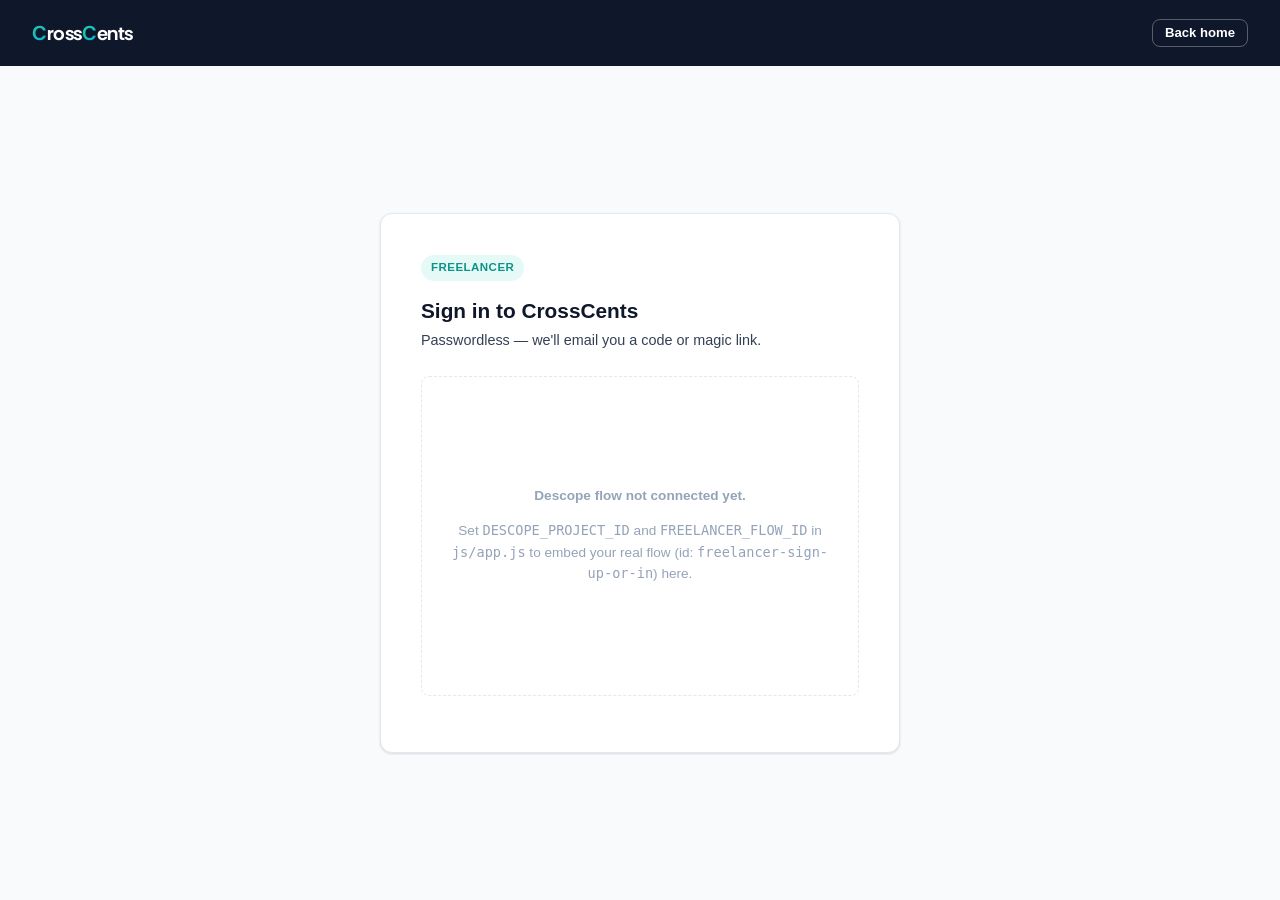
<file: freelancer-profile.html>
<!DOCTYPE html>
<html lang="en">
<head>
  <meta charset="UTF-8" />
  <meta name="viewport" content="width=device-width, initial-scale=1.0" />
  <title>CrossCents — My Profile</title>
  <link rel="icon" type="image/svg+xml" href="favicon.svg" />
  <link rel="stylesheet" href="css/styles.css" />
</head>
<body>

  <header class="dash-header">
    <a class="logo" href="index.html">
      <span class="logo-text"><span class="logo-c">C</span>ross<span class="logo-c">C</span>ents</span>
    </a>
    <div class="who">
      Signed in as <strong id="who-name">—</strong>
      <a href="#" class="btn btn-secondary btn-sm" style="margin-left:14px;" onclick="logout('freelancer-login.html'); return false;">Log out</a>
    </div>
  </header>

  <nav class="subnav">
    <a href="freelancer-jobs.html">Jobs</a>
    <a href="freelancer-profile.html" class="active">My Profile</a>
    <a href="freelancer-dashboard.html">Payments</a>
  </nav>

  <div class="page-narrow" id="profile-root"></div>

  <script src="js/app.js"></script>
  <script>
    const profile = FREELANCER_PROFILES["katelin-rivera"];
    // Display name comes from whoever's actually signed in — the rest of the
    // profile (headline, experience, skills) is Katelin's example content,
    // since there's no real per-user profile data behind this yet.
    const displayName = SessionToken.getDisplayName() || profile.name;
    const initials = displayName.split(" ").map((p) => p[0]).join("").toUpperCase();
    document.getElementById("who-name").textContent = displayName;

    document.getElementById("profile-root").innerHTML = `
      <div class="profile-header">
        <div class="profile-avatar">${initials}</div>
        <div>
          <h2>${displayName}</h2>
          <div class="headline">${profile.headline}</div>
          <div class="meta">${profile.location} · ${profile.yearsExp} years experience · ${profile.category}</div>
        </div>
      </div>

      <div class="profile-section">
        <h3>About</h3>
        <p>${profile.summary}</p>
      </div>

      <div class="profile-section">
        <h3>Experience</h3>
        ${profile.experience.map((exp) => `
          <div class="experience-item">
            <div class="role">${exp.role}</div>
            <div class="company-line">${exp.company} · ${exp.period}</div>
            <div class="desc">${exp.desc}</div>
          </div>
        `).join("")}
      </div>

      <div class="profile-section">
        <h3>Skills</h3>
        <div class="skill-tag-row">
          ${profile.skills.map((s) => `<span class="skill-tag">${s}</span>`).join("")}
        </div>
      </div>
    `;

    Session.requireRole("freelancer", "freelancer-login.html");
  </script>
</body>
</html>
</file>
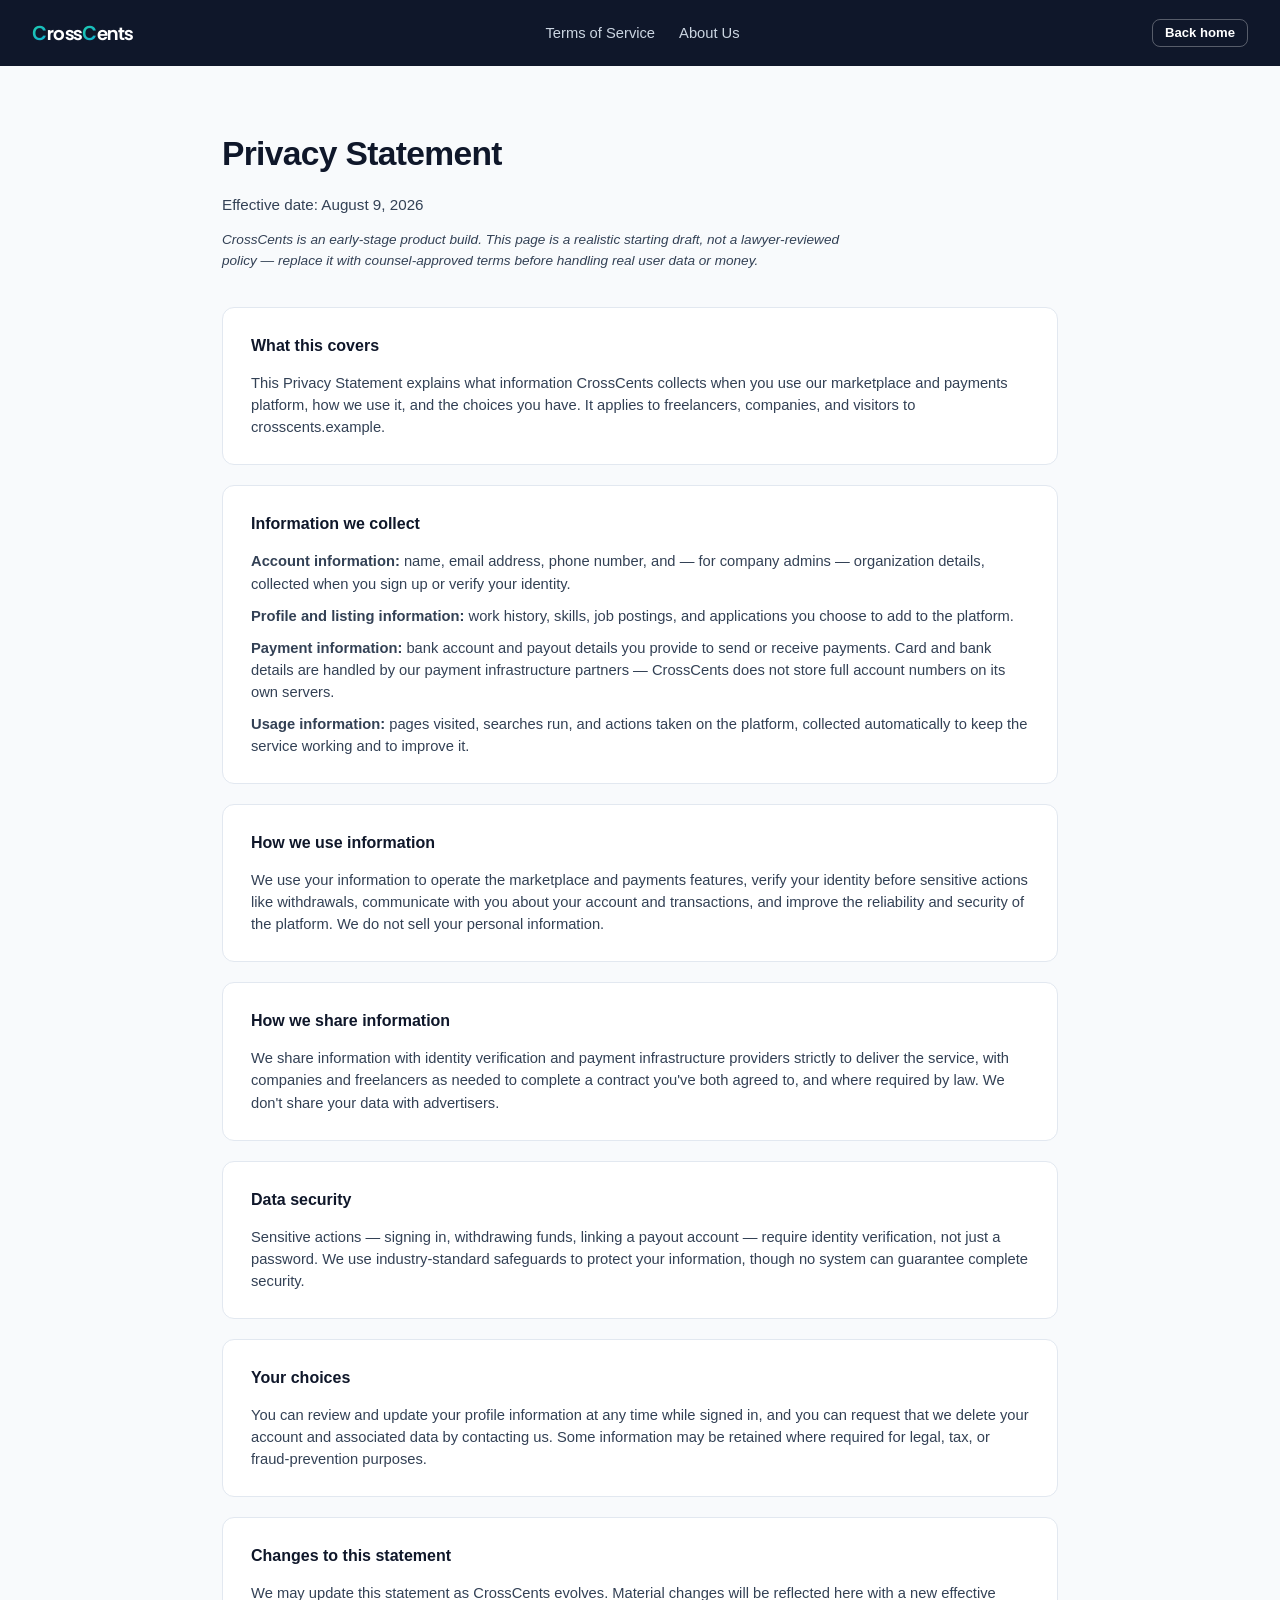
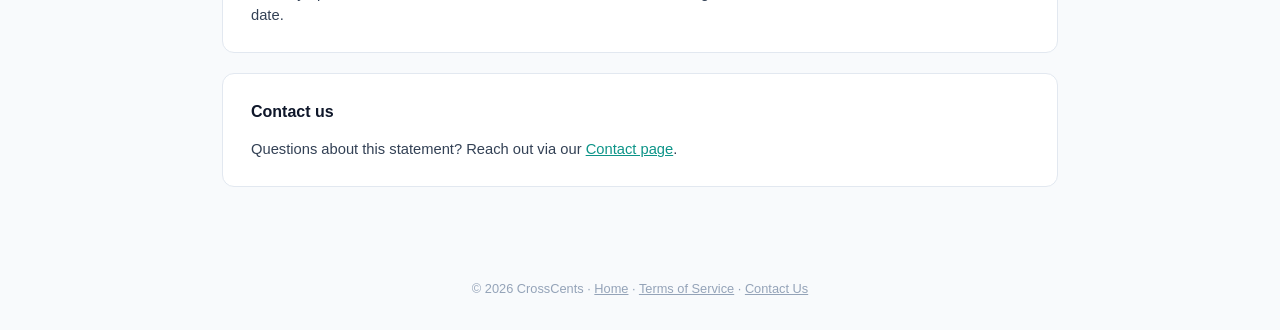
<file: privacy.html>
<!DOCTYPE html>
<html lang="en">
<head>
  <meta charset="UTF-8" />
  <meta name="viewport" content="width=device-width, initial-scale=1.0" />
  <title>CrossCents — Privacy Statement</title>
  <link rel="icon" type="image/svg+xml" href="favicon.svg" />
  <link rel="stylesheet" href="css/styles.css" />
</head>
<body>

  <nav class="nav">
    <a class="logo" href="index.html"><span class="logo-text"><span class="logo-c">C</span>ross<span class="logo-c">C</span>ents</span></a>
    <div class="nav-links">
      <a href="terms.html">Terms of Service</a>
      <a href="about.html">About Us</a>
    </div>
    <div class="nav-actions">
      <a class="btn btn-secondary btn-sm" href="index.html">Back home</a>
    </div>
  </nav>

  <div class="page-narrow">
    <h1 style="font-size:2.1rem; letter-spacing:-0.02em; margin-bottom:8px;">Privacy Statement</h1>
    <p style="color:var(--navy-soft); font-size:0.95rem; margin-bottom:8px;">Effective date: August 9, 2026</p>
    <p style="color:var(--navy-soft); font-size:0.85rem; max-width:640px; margin-bottom:36px; font-style:italic;">
      CrossCents is an early-stage product build. This page is a realistic starting draft, not a
      lawyer-reviewed policy — replace it with counsel-approved terms before handling real user data or money.
    </p>

    <div class="profile-section">
      <h3>What this covers</h3>
      <p>This Privacy Statement explains what information CrossCents collects when you use our
      marketplace and payments platform, how we use it, and the choices you have. It applies to
      freelancers, companies, and visitors to crosscents.example.</p>
    </div>

    <div class="profile-section">
      <h3>Information we collect</h3>
      <p><strong>Account information:</strong> name, email address, phone number, and — for
      company admins — organization details, collected when you sign up or verify your identity.</p>
      <p style="margin-top:10px;"><strong>Profile and listing information:</strong> work history,
      skills, job postings, and applications you choose to add to the platform.</p>
      <p style="margin-top:10px;"><strong>Payment information:</strong> bank account and payout
      details you provide to send or receive payments. Card and bank details are handled by our
      payment infrastructure partners — CrossCents does not store full account numbers on its own
      servers.</p>
      <p style="margin-top:10px;"><strong>Usage information:</strong> pages visited, searches run,
      and actions taken on the platform, collected automatically to keep the service working and
      to improve it.</p>
    </div>

    <div class="profile-section">
      <h3>How we use information</h3>
      <p>We use your information to operate the marketplace and payments features, verify your
      identity before sensitive actions like withdrawals, communicate with you about your account
      and transactions, and improve the reliability and security of the platform. We do not sell
      your personal information.</p>
    </div>

    <div class="profile-section">
      <h3>How we share information</h3>
      <p>We share information with identity verification and payment infrastructure providers
      strictly to deliver the service, with companies and freelancers as needed to complete a
      contract you've both agreed to, and where required by law. We don't share your data with
      advertisers.</p>
    </div>

    <div class="profile-section">
      <h3>Data security</h3>
      <p>Sensitive actions — signing in, withdrawing funds, linking a payout account — require
      identity verification, not just a password. We use industry-standard safeguards to protect
      your information, though no system can guarantee complete security.</p>
    </div>

    <div class="profile-section">
      <h3>Your choices</h3>
      <p>You can review and update your profile information at any time while signed in, and you
      can request that we delete your account and associated data by contacting us. Some
      information may be retained where required for legal, tax, or fraud-prevention purposes.</p>
    </div>

    <div class="profile-section">
      <h3>Changes to this statement</h3>
      <p>We may update this statement as CrossCents evolves. Material changes will be reflected
      here with a new effective date.</p>
    </div>

    <div class="profile-section">
      <h3>Contact us</h3>
      <p>Questions about this statement? Reach out via our <a href="contact.html" style="color:var(--emerald-dark); text-decoration:underline;">Contact page</a>.</p>
    </div>
  </div>

  <div class="footer">
    © 2026 CrossCents · <a href="index.html">Home</a> · <a href="terms.html">Terms of Service</a> · <a href="contact.html">Contact Us</a>
  </div>

</body>
</html>
</file>
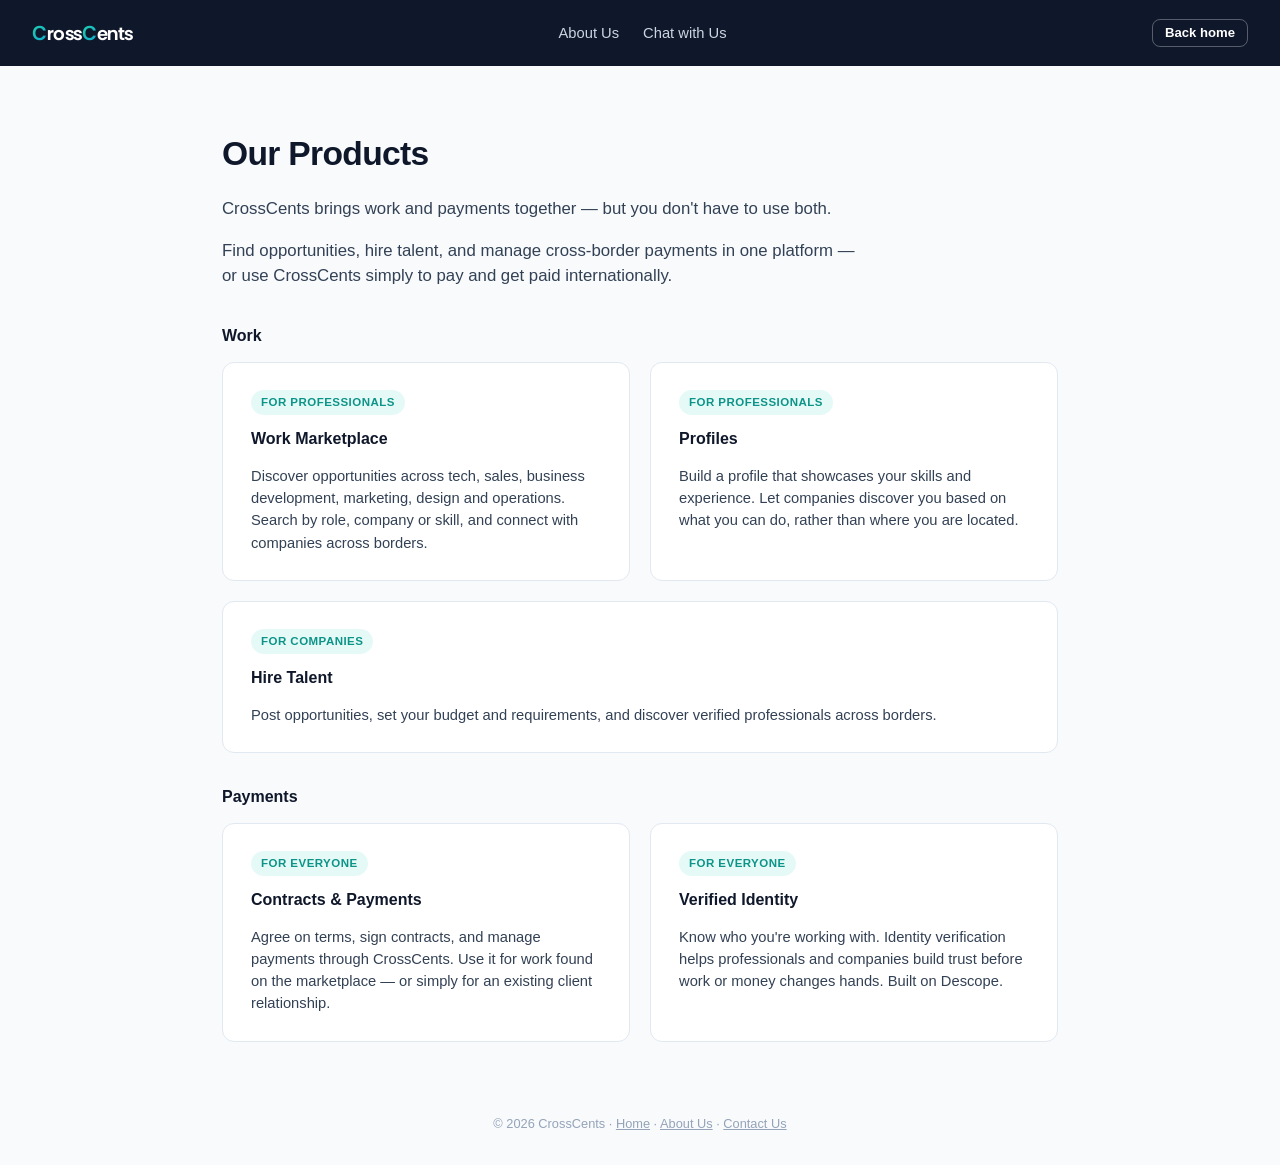
<file: products.html>
<!DOCTYPE html>
<html lang="en">
<head>
  <meta charset="UTF-8" />
  <meta name="viewport" content="width=device-width, initial-scale=1.0" />
  <title>CrossCents — Our Products</title>
  <link rel="icon" type="image/svg+xml" href="favicon.svg" />
  <link rel="stylesheet" href="css/styles.css" />
</head>
<body>

  <nav class="nav">
    <a class="logo" href="index.html"><span class="logo-text"><span class="logo-c">C</span>ross<span class="logo-c">C</span>ents</span></a>
    <div class="nav-links">
      <a href="about.html">About Us</a>
      <a href="chat.html">Chat with Us</a>
    </div>
    <div class="nav-actions">
      <a class="btn btn-secondary btn-sm" href="index.html">Back home</a>
    </div>
  </nav>

  <div class="page-narrow">
    <h1 style="font-size:2.1rem; letter-spacing:-0.02em; margin-bottom:8px;">Our Products</h1>
    <p style="color:var(--navy-soft); font-size:1.05rem; max-width:640px; margin-bottom:8px;">
      CrossCents brings work and payments together — but you don't have to
      use both.
    </p>
    <p style="color:var(--navy-soft); font-size:1.05rem; max-width:640px; margin-bottom:36px;">
      Find opportunities, hire talent, and manage cross-border payments in
      one platform — or use CrossCents simply to pay and get paid
      internationally.
    </p>

    <div class="section-title" style="margin-top:0;">Work</div>
    <div class="product-grid">
      <div class="profile-section">
        <span class="product-badge">For professionals</span>
        <h3>Work Marketplace</h3>
        <p>Discover opportunities across tech, sales, business development,
        marketing, design and operations. Search by role, company or skill,
        and connect with companies across borders.</p>
      </div>

      <div class="profile-section">
        <span class="product-badge">For professionals</span>
        <h3>Profiles</h3>
        <p>Build a profile that showcases your skills and experience. Let
        companies discover you based on what you can do, rather than where
        you are located.</p>
      </div>

      <div class="profile-section" style="grid-column: 1 / -1;">
        <span class="product-badge">For companies</span>
        <h3>Hire Talent</h3>
        <p>Post opportunities, set your budget and requirements, and
        discover verified professionals across borders.</p>
      </div>
    </div>

    <div class="section-title">Payments</div>
    <div class="product-grid">
      <div class="profile-section">
        <span class="product-badge">For everyone</span>
        <h3>Contracts &amp; Payments</h3>
        <p>Agree on terms, sign contracts, and manage payments through
        CrossCents. Use it for work found on the marketplace — or simply for
        an existing client relationship.</p>
      </div>

      <div class="profile-section">
        <span class="product-badge">For everyone</span>
        <h3>Verified Identity</h3>
        <p>Know who you're working with. Identity verification helps
        professionals and companies build trust before work or money
        changes hands. Built on Descope.</p>
      </div>
    </div>
  </div>

  <div class="footer">
    © 2026 CrossCents · <a href="index.html">Home</a> · <a href="about.html">About Us</a> · <a href="contact.html">Contact Us</a>
  </div>

</body>
</html>
</file>
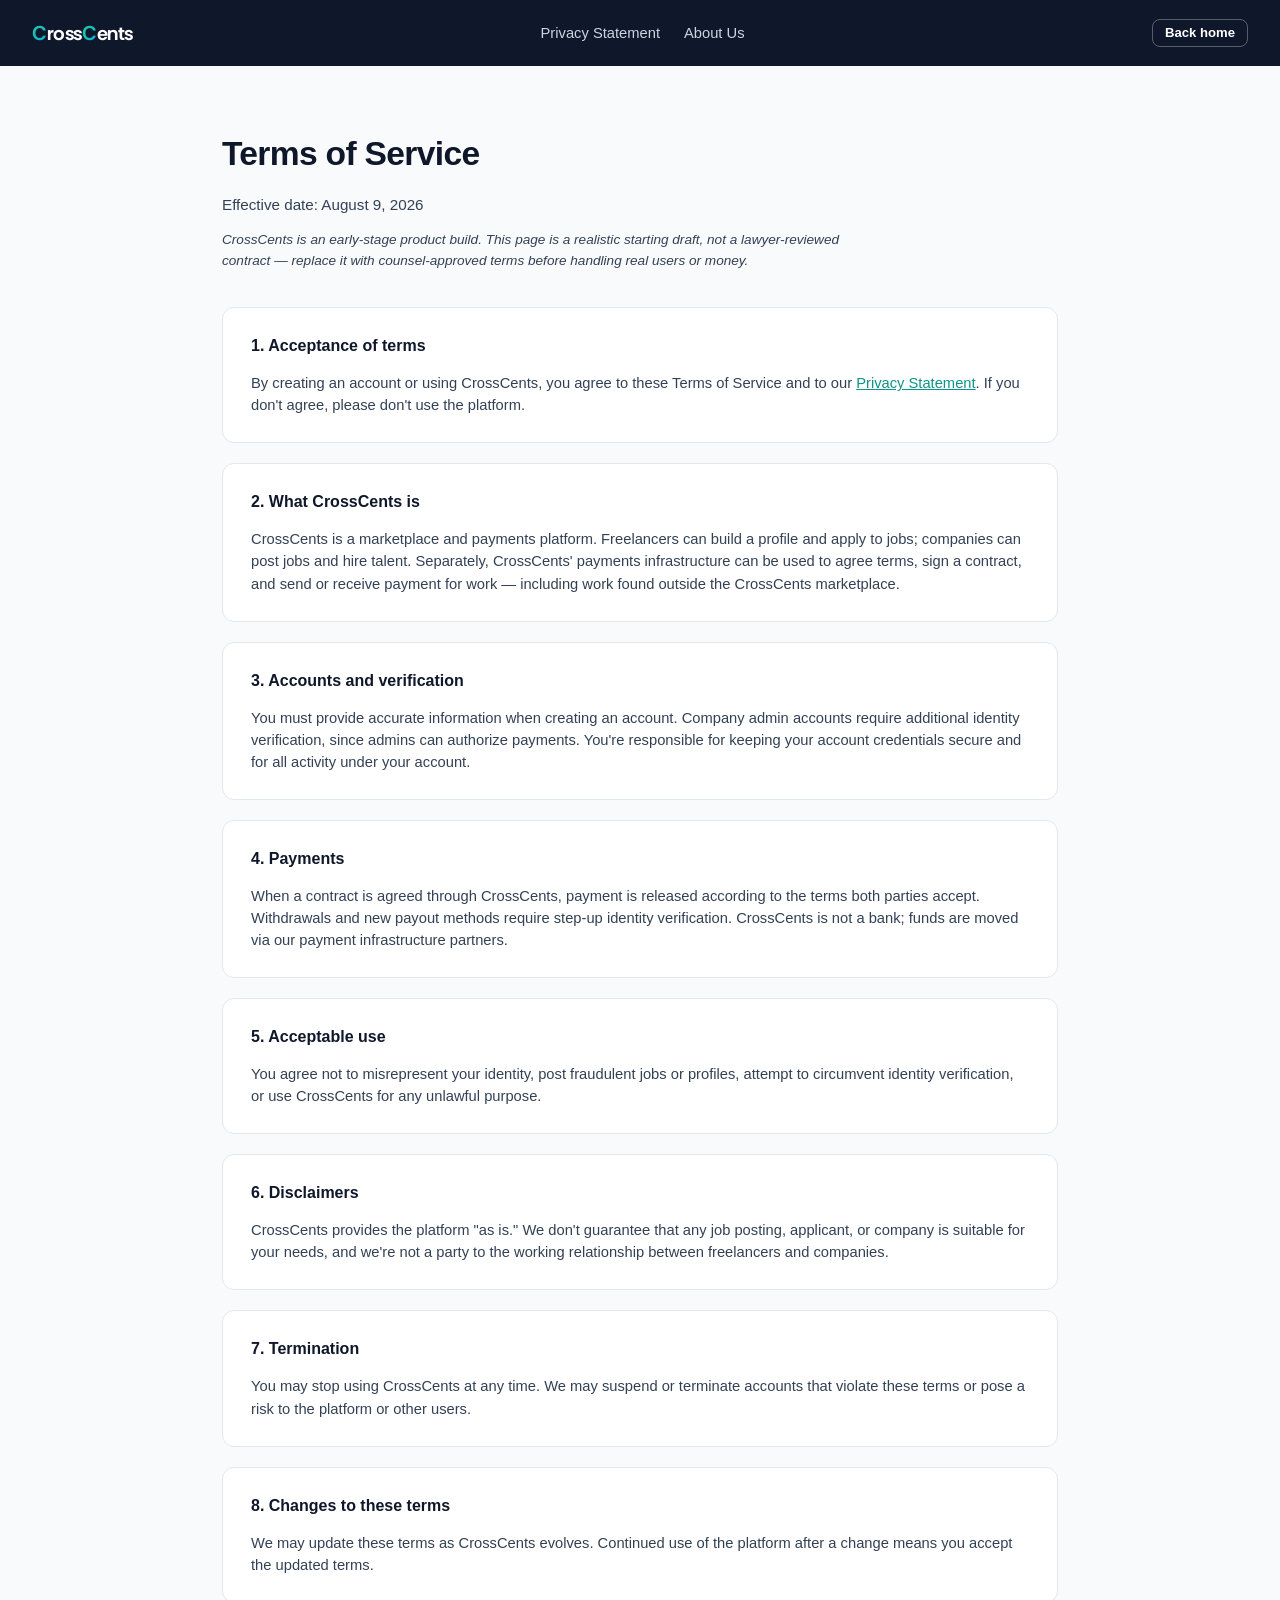
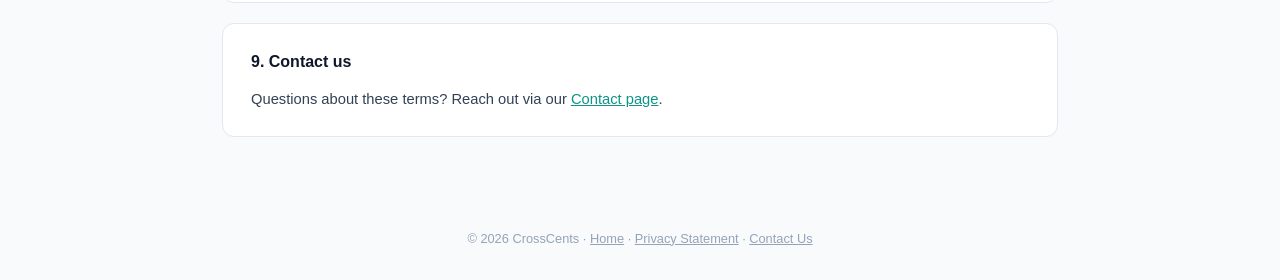
<file: terms.html>
<!DOCTYPE html>
<html lang="en">
<head>
  <meta charset="UTF-8" />
  <meta name="viewport" content="width=device-width, initial-scale=1.0" />
  <title>CrossCents — Terms of Service</title>
  <link rel="icon" type="image/svg+xml" href="favicon.svg" />
  <link rel="stylesheet" href="css/styles.css" />
</head>
<body>

  <nav class="nav">
    <a class="logo" href="index.html"><span class="logo-text"><span class="logo-c">C</span>ross<span class="logo-c">C</span>ents</span></a>
    <div class="nav-links">
      <a href="privacy.html">Privacy Statement</a>
      <a href="about.html">About Us</a>
    </div>
    <div class="nav-actions">
      <a class="btn btn-secondary btn-sm" href="index.html">Back home</a>
    </div>
  </nav>

  <div class="page-narrow">
    <h1 style="font-size:2.1rem; letter-spacing:-0.02em; margin-bottom:8px;">Terms of Service</h1>
    <p style="color:var(--navy-soft); font-size:0.95rem; margin-bottom:8px;">Effective date: August 9, 2026</p>
    <p style="color:var(--navy-soft); font-size:0.85rem; max-width:640px; margin-bottom:36px; font-style:italic;">
      CrossCents is an early-stage product build. This page is a realistic starting draft, not a
      lawyer-reviewed contract — replace it with counsel-approved terms before handling real users or money.
    </p>

    <div class="profile-section">
      <h3>1. Acceptance of terms</h3>
      <p>By creating an account or using CrossCents, you agree to these Terms of Service and to
      our <a href="privacy.html" style="color:var(--emerald-dark); text-decoration:underline;">Privacy Statement</a>. If you don't agree, please don't use the platform.</p>
    </div>

    <div class="profile-section">
      <h3>2. What CrossCents is</h3>
      <p>CrossCents is a marketplace and payments platform. Freelancers can build a profile and
      apply to jobs; companies can post jobs and hire talent. Separately, CrossCents' payments
      infrastructure can be used to agree terms, sign a contract, and send or receive payment for
      work — including work found outside the CrossCents marketplace.</p>
    </div>

    <div class="profile-section">
      <h3>3. Accounts and verification</h3>
      <p>You must provide accurate information when creating an account. Company admin accounts
      require additional identity verification, since admins can authorize payments. You're
      responsible for keeping your account credentials secure and for all activity under your
      account.</p>
    </div>

    <div class="profile-section">
      <h3>4. Payments</h3>
      <p>When a contract is agreed through CrossCents, payment is released according to the terms
      both parties accept. Withdrawals and new payout methods require step-up identity
      verification. CrossCents is not a bank; funds are moved via our payment infrastructure
      partners.</p>
    </div>

    <div class="profile-section">
      <h3>5. Acceptable use</h3>
      <p>You agree not to misrepresent your identity, post fraudulent jobs or profiles, attempt to
      circumvent identity verification, or use CrossCents for any unlawful purpose.</p>
    </div>

    <div class="profile-section">
      <h3>6. Disclaimers</h3>
      <p>CrossCents provides the platform "as is." We don't guarantee that any job posting,
      applicant, or company is suitable for your needs, and we're not a party to the working
      relationship between freelancers and companies.</p>
    </div>

    <div class="profile-section">
      <h3>7. Termination</h3>
      <p>You may stop using CrossCents at any time. We may suspend or terminate accounts that
      violate these terms or pose a risk to the platform or other users.</p>
    </div>

    <div class="profile-section">
      <h3>8. Changes to these terms</h3>
      <p>We may update these terms as CrossCents evolves. Continued use of the platform after a
      change means you accept the updated terms.</p>
    </div>

    <div class="profile-section">
      <h3>9. Contact us</h3>
      <p>Questions about these terms? Reach out via our <a href="contact.html" style="color:var(--emerald-dark); text-decoration:underline;">Contact page</a>.</p>
    </div>
  </div>

  <div class="footer">
    © 2026 CrossCents · <a href="index.html">Home</a> · <a href="privacy.html">Privacy Statement</a> · <a href="contact.html">Contact Us</a>
  </div>

</body>
</html>
</file>
<file: css/styles.css>
@import url('https://fonts.googleapis.com/css2?family=Rethink+Sans:wght@400;500;600;700;800&display=swap');

/* CrossCents — shared styles
   Palette: deep navy for text/headers, emerald for money/CTA, soft neutral background */

:root {
  --navy: #0f172a;
  --navy-soft: #334155;
  --emerald: #2dd4bf;
  --emerald-rgb: 45, 212, 191;
  --emerald-dark: #0d9488;
  --bg: #f8fafc;
  --card: #ffffff;
  --border: #e2e8f0;
  --danger: #dc2626;
  --amber: #d97706;
  --radius: 12px;
  --shadow: 0 1px 3px rgba(15, 23, 42, 0.08), 0 1px 2px rgba(15, 23, 42, 0.06);

  /* Brand mark — the two-tone gradient used for the CrossCents logo and primary buttons */
  --brand-from: #22d3a6;
  --brand-to: #0ea5d9;
  --brand-gradient: linear-gradient(135deg, var(--brand-from), var(--brand-to));
}

* { box-sizing: border-box; }

body {
  margin: 0;
  font-family: -apple-system, BlinkMacSystemFont, "Segoe UI", Roboto, Helvetica, Arial, sans-serif;
  background: var(--bg);
  color: var(--navy);
  line-height: 1.5;
}

a { color: inherit; text-decoration: none; }

/* Nav */
.nav {
  display: flex;
  align-items: center;
  justify-content: space-between;
  padding: 18px 32px;
  background: var(--navy);
  color: white;
}

.logo {
  font-family: "Rethink Sans", -apple-system, BlinkMacSystemFont, "Segoe UI", Roboto, Helvetica, Arial, sans-serif;
  font-weight: 700;
  font-size: 1.25rem;
  letter-spacing: -0.02em;
  display: flex;
  align-items: center;
  gap: 8px;
  color: inherit;
}

.logo .logo-c {
  background: var(--brand-gradient);
  -webkit-background-clip: text;
  background-clip: text;
  color: transparent;
}

.nav-links {
  display: flex;
  gap: 24px;
  align-items: center;
}

.nav-links a {
  color: #cbd5e1;
  font-size: 0.92rem;
}

.nav-links a:hover { color: white; }

.nav-actions { display: flex; align-items: center; gap: 10px; }

/* Buttons */
.btn {
  display: inline-flex;
  align-items: center;
  justify-content: center;
  padding: 10px 18px;
  border-radius: 8px;
  font-size: 0.92rem;
  font-weight: 600;
  line-height: 1;
  border: 1px solid transparent;
  cursor: pointer;
  transition: opacity 0.15s ease;
  vertical-align: middle;
}

.btn:hover { opacity: 0.9; }

.btn-primary {
  background: var(--brand-gradient);
  color: white;
}

.btn-secondary {
  background: transparent;
  color: white;
  border-color: rgba(255, 255, 255, 0.3);
}

.btn-outline {
  background: transparent;
  color: var(--navy);
  border-color: var(--border);
}

.btn-block { width: 100%; }
.btn-danger { background: var(--danger); color: white; }
.btn-sm { padding: 6px 12px; font-size: 0.82rem; }

/* Layout */
.page {
  max-width: 1200px;
  margin: 0 auto;
  padding: 40px 32px;
}

.page-narrow {
  max-width: 900px;
  margin: 0 auto;
  padding: 40px 32px;
}

.center-page {
  min-height: calc(100vh - 66px);
  display: flex;
  align-items: center;
  justify-content: center;
  padding: 40px 20px;
}

/* Hero — full-bleed dark background with slow ambient motion behind the text */
.hero {
  position: relative;
  overflow: hidden;
  background: var(--navy);
  padding: 96px 20px 72px;
}

.hero-bg {
  position: absolute;
  inset: -25%;
  background:
    radial-gradient(circle at 22% 28%, rgba(var(--emerald-rgb), 0.38), transparent 45%),
    radial-gradient(circle at 78% 65%, rgba(var(--emerald-rgb), 0.22), transparent 50%),
    radial-gradient(circle at 50% 85%, rgba(51, 65, 85, 0.7), transparent 55%);
  filter: blur(70px);
  animation: heroDrift 20s ease-in-out infinite alternate;
}

@keyframes heroDrift {
  0%   { transform: translate(-3%, -2%) scale(1); }
  100% { transform: translate(3%, 2%) scale(1.1); }
}

@media (prefers-reduced-motion: reduce) {
  .hero-bg { animation: none; }
}

/* Ambient story cards — the "applied → signed → paid" loop, tucked into the
   corners behind the headline so it reads as atmosphere, not UI. */
.hero-scenes {
  position: absolute;
  inset: 0;
  z-index: 0;
  overflow: hidden;
  pointer-events: none;
}

.hero-scene {
  position: absolute;
  display: flex;
  align-items: center;
  gap: 12px;
  max-width: 240px;
  padding: 12px 16px;
  border-radius: 12px;
  background: rgba(255, 255, 255, 0.07);
  border: 1px solid rgba(255, 255, 255, 0.14);
  backdrop-filter: blur(6px);
  -webkit-backdrop-filter: blur(6px);
  opacity: 0;
  animation: heroSceneDrift 15s infinite;
}

.hero-scene .avatar {
  flex-shrink: 0;
  width: 36px;
  height: 36px;
  border-radius: 50%;
  display: flex;
  align-items: center;
  justify-content: center;
  font-weight: 700;
  font-size: 0.8rem;
  color: white;
  background: rgba(255, 255, 255, 0.14);
}

.hero-scene .scene-title { font-weight: 700; font-size: 0.82rem; color: rgba(255, 255, 255, 0.92); margin-bottom: 1px; }
.hero-scene .scene-sub { font-size: 0.72rem; color: rgba(255, 255, 255, 0.55); }

/* Two continuous tracks — one story cycling on the left, another on the
   right, so there's always exactly one card visible per side. */
.hero-scene.left-1, .hero-scene.left-2, .hero-scene.left-3 { top: 42%; left: 4%; }
.hero-scene.right-1, .hero-scene.right-2, .hero-scene.right-3 { top: 42%; right: 4%; }

.hero-scene.left-1 { animation-delay: 0s; }
.hero-scene.left-2 { animation-delay: 5s; }
.hero-scene.left-3 { animation-delay: 10s; }

.hero-scene.right-1 { animation-delay: 2s; }
.hero-scene.right-2 { animation-delay: 7s; }
.hero-scene.right-3 { animation-delay: 12s; }

@keyframes heroSceneDrift {
  0%   { opacity: 0; transform: translateY(14px) scale(0.96); }
  6%   { opacity: 1; transform: translateY(0) scale(1); }
  27%  { opacity: 1; transform: translateY(0) scale(1); }
  33%  { opacity: 0; transform: translateY(-14px) scale(0.96); }
  100% { opacity: 0; }
}

@media (max-width: 900px) {
  .hero-scenes { display: none; }
}

@media (prefers-reduced-motion: reduce) {
  .hero-scene { animation: none; opacity: 0; }
}

.hero-content {
  position: relative;
  z-index: 1;
  text-align: center;
  max-width: 980px;
  margin: 0 auto;
}

.hero h1 {
  font-size: clamp(2.1rem, 5vw, 3.4rem);
  letter-spacing: -0.03em;
  margin-bottom: 20px;
  max-width: 100%;
  color: white;
}

.hero p {
  font-size: 1.2rem;
  color: rgba(255, 255, 255, 0.72);
  max-width: 640px;
  margin: 0 auto 36px;
}

.hero-actions {
  display: flex;
  gap: 14px;
  justify-content: center;
  margin-top: 30px;
}

.hero-actions .btn {
  padding: 14px 28px;
  font-size: 1.05rem;
}

.hero .btn-outline {
  color: white;
  border-color: rgba(255, 255, 255, 0.35);
}

/* Hero search bar */
.hero-search {
  display: flex;
  align-items: center;
  gap: 8px;
  background: var(--card);
  border: 1px solid var(--border);
  border-radius: 999px;
  padding: 8px 8px 8px 22px;
  box-shadow: var(--shadow);
  max-width: 620px;
  margin: 0 auto 20px;
}

.hero-search input {
  flex: 1;
  min-width: 0;
  border: none;
  outline: none;
  font-size: 1rem;
  padding: 10px 0;
  background: transparent;
  color: var(--navy);
  font-family: inherit;
}

.hero-search input::placeholder { color: #94a3b8; }

.hero-search .btn { padding: 11px 22px; white-space: nowrap; }

/* Category chips */
.category-row {
  display: flex;
  flex-wrap: wrap;
  gap: 10px;
  justify-content: center;
  margin-bottom: 8px;
}

.category-chip {
  display: inline-flex;
  align-items: center;
  padding: 7px 16px;
  border-radius: 999px;
  border: 1px solid var(--border);
  background: var(--card);
  color: var(--navy-soft);
  font-size: 0.85rem;
  font-weight: 600;
  cursor: pointer;
  transition: all 0.15s ease;
}

.category-chip:hover { border-color: var(--emerald); color: var(--emerald-dark); }
.category-chip.active { background: var(--navy); color: white; border-color: var(--navy); }

/* Ghost variant — category chips sitting on the dark hero background */
.category-chip.ghost {
  background: rgba(255, 255, 255, 0.08);
  border-color: rgba(255, 255, 255, 0.22);
  color: rgba(255, 255, 255, 0.92);
}

.category-chip.ghost:hover {
  background: rgba(255, 255, 255, 0.16);
  border-color: rgba(255, 255, 255, 0.4);
  color: white;
}

/* Static chips — informational only, not clickable, so no pointer/hover affordance */
.category-chip.static {
  cursor: default;
}

.category-chip.static:hover {
  background: rgba(255, 255, 255, 0.08);
  border-color: rgba(255, 255, 255, 0.22);
  color: rgba(255, 255, 255, 0.92);
}

/* How it works — two paths */
.paths {
  display: grid;
  grid-template-columns: repeat(2, 1fr);
  gap: 28px;
  padding: 40px 0 80px;
  max-width: 1160px;
  margin: 0 auto;
}

.path-card {
  background: var(--card);
  border: 1px solid var(--border);
  border-radius: var(--radius);
  padding: 40px;
  display: flex;
  flex-direction: column;
}

.path-card .action-row {
  margin-top: auto;
  padding-top: 22px;
}

.path-label {
  display: inline-block;
  align-self: flex-start;
  font-size: 0.72rem;
  font-weight: 700;
  text-transform: uppercase;
  letter-spacing: 0.04em;
  padding: 4px 10px;
  border-radius: 999px;
  margin-bottom: 14px;
}

.path-label.freelancer { background: rgba(var(--emerald-rgb), 0.12); color: var(--emerald-dark); }
.path-label.company { background: rgba(15, 23, 42, 0.08); color: var(--navy); }

.path-card h3 { margin: 0 0 24px; font-size: 1.55rem; letter-spacing: -0.01em; }

.path-step {
  display: flex;
  gap: 16px;
  margin-bottom: 22px;
}

.path-step:last-child { margin-bottom: 0; }

.path-step .path-step-num {
  flex-shrink: 0;
  width: 32px;
  height: 32px;
  border-radius: 50%;
  background: rgba(15, 23, 42, 0.06);
  display: flex;
  align-items: center;
  justify-content: center;
  font-weight: 700;
  font-size: 0.9rem;
}

.path-card.freelancer .path-step-num { background: rgba(var(--emerald-rgb), 0.12); color: var(--emerald-dark); }

.path-step h4 { margin: 0 0 4px; font-size: 1.08rem; }
.path-step p { margin: 0; font-size: 0.95rem; color: var(--navy-soft); }

/* Auth card */
.auth-card {
  background: var(--card);
  border: 1px solid var(--border);
  border-radius: var(--radius);
  box-shadow: var(--shadow);
  width: 100%;
  max-width: 520px;
  padding: 40px;
}

.auth-card h2 { margin: 0 0 4px; font-size: 1.3rem; }
.auth-card .subtitle { color: var(--navy-soft); font-size: 0.9rem; margin-bottom: 24px; }

.auth-badge {
  display: inline-block;
  font-size: 0.72rem;
  font-weight: 700;
  text-transform: uppercase;
  letter-spacing: 0.04em;
  padding: 4px 10px;
  border-radius: 999px;
  margin-bottom: 14px;
}

.auth-badge.freelancer { background: rgba(var(--emerald-rgb), 0.12); color: var(--emerald-dark); }
.auth-badge.company { background: rgba(15, 23, 42, 0.08); color: var(--navy); }

.flow-mount {
  min-height: 320px;
  display: flex;
  align-items: center;
  justify-content: center;
  border: 1px dashed var(--border);
  border-radius: 8px;
  margin-bottom: 16px;
  padding: 20px;
  text-align: center;
}

.flow-mount .placeholder-copy {
  color: #94a3b8;
  font-size: 0.85rem;
}

.flow-divider {
  display: flex;
  align-items: center;
  gap: 10px;
  color: #94a3b8;
  font-size: 0.78rem;
  margin: 16px 0;
}

.flow-divider::before, .flow-divider::after {
  content: "";
  flex: 1;
  height: 1px;
  background: var(--border);
}

/* Dashboard */
.dash-header {
  display: flex;
  align-items: center;
  justify-content: space-between;
  padding: 18px 32px;
  background: var(--navy);
  color: white;
}

.dash-header .who { font-size: 0.85rem; color: #cbd5e1; }
.dash-header .who strong { color: white; }

.role-badge {
  font-size: 0.68rem;
  font-weight: 700;
  text-transform: uppercase;
  background: rgba(var(--emerald-rgb), 0.2);
  color: #5eead4;
  padding: 3px 8px;
  border-radius: 999px;
  margin-left: 8px;
}

.stat-row {
  display: grid;
  grid-template-columns: repeat(3, 1fr);
  gap: 18px;
  margin-bottom: 32px;
}

.stat-tile {
  background: var(--card);
  border: 1px solid var(--border);
  border-radius: var(--radius);
  padding: 20px;
}

.stat-tile .label {
  font-size: 0.78rem;
  color: var(--navy-soft);
  text-transform: uppercase;
  letter-spacing: 0.03em;
  margin-bottom: 6px;
}

.stat-tile .value {
  font-size: 1.7rem;
  font-weight: 700;
  letter-spacing: -0.02em;
}

.stat-tile .value.emerald { color: var(--emerald-dark); }

.section-title {
  font-size: 1rem;
  font-weight: 700;
  margin: 32px 0 14px;
  display: flex;
  align-items: center;
  justify-content: space-between;
}

.card-table {
  background: var(--card);
  border: 1px solid var(--border);
  border-radius: var(--radius);
  overflow-x: auto;
}

table { width: 100%; border-collapse: collapse; }

th {
  text-align: left;
  font-size: 0.75rem;
  text-transform: uppercase;
  letter-spacing: 0.03em;
  color: #94a3b8;
  padding: 12px 20px;
  border-bottom: 1px solid var(--border);
}

td {
  padding: 14px 20px;
  border-bottom: 1px solid var(--border);
  font-size: 0.9rem;
}

tr:last-child td { border-bottom: none; }

.status-pill {
  font-size: 0.72rem;
  font-weight: 600;
  padding: 3px 10px;
  border-radius: 999px;
}

.status-pill.complete { background: rgba(var(--emerald-rgb), 0.12); color: var(--emerald-dark); }
.status-pill.pending { background: rgba(217, 119, 6, 0.12); color: var(--amber); }
.status-pill.failed { background: rgba(220, 38, 38, 0.1); color: var(--danger); }
.status-pill.cancelled { background: rgba(100, 116, 139, 0.12); color: var(--navy-soft); }

.audit-list { display: flex; flex-direction: column; }
.audit-item {
  padding: 12px 20px;
  border-bottom: 1px solid var(--border);
  font-size: 0.85rem;
}
.audit-item:last-child { border-bottom: none; }
.audit-item .audit-time { color: #94a3b8; font-size: 0.75rem; margin-bottom: 2px; }
.audit-item .audit-event { font-weight: 600; }
.audit-item .audit-detail { color: var(--navy-soft); }
.audit-empty { padding: 20px; color: var(--navy-soft); font-size: 0.85rem; }

.review-box {
  background: #f1f5f9;
  border-radius: 8px;
  padding: 14px;
  font-size: 0.9rem;
  margin-bottom: 14px;
}
.review-box .review-row { display: flex; justify-content: space-between; padding: 4px 0; }
.review-box .review-row .k { color: var(--navy-soft); }
.review-box .review-row .v { font-weight: 600; }

.action-row { display: flex; gap: 12px; margin-top: 20px; }

/* Modal */
.modal-overlay {
  position: fixed;
  inset: 0;
  background: rgba(15, 23, 42, 0.55);
  display: none;
  align-items: center;
  justify-content: center;
  z-index: 50;
}

.modal-overlay.open { display: flex; }

.modal {
  background: white;
  border-radius: var(--radius);
  padding: 28px;
  width: 100%;
  max-width: 380px;
  box-shadow: var(--shadow);
}

.modal h3 { margin: 0 0 4px; }
.modal .modal-sub { color: var(--navy-soft); font-size: 0.85rem; margin-bottom: 18px; }

.field { margin-bottom: 14px; }
.field label { display: block; font-size: 0.82rem; font-weight: 600; margin-bottom: 6px; }

.field input, .field select {
  width: 100%;
  padding: 10px 12px;
  border: 1px solid var(--border);
  border-radius: 8px;
  font-size: 0.92rem;
}

.field-error {
  color: var(--danger);
  font-size: 0.82rem;
  margin-top: 6px;
}

.otp-note {
  background: #f1f5f9;
  border-radius: 8px;
  padding: 10px 12px;
  font-size: 0.8rem;
  color: var(--navy-soft);
  margin-bottom: 14px;
}

.modal-actions { display: flex; gap: 10px; margin-top: 18px; }
.modal-actions .btn { flex: 1; }

.toast {
  position: fixed;
  bottom: 24px;
  left: 50%;
  transform: translateX(-50%) translateY(20px);
  background: var(--navy);
  color: white;
  padding: 12px 20px;
  border-radius: 8px;
  font-size: 0.88rem;
  opacity: 0;
  pointer-events: none;
  transition: all 0.25s ease;
  z-index: 60;
}

.toast.show {
  opacity: 1;
  transform: translateX(-50%) translateY(0);
}

.footer {
  text-align: center;
  color: #94a3b8;
  font-size: 0.8rem;
  padding: 32px;
}

.footer a { color: #94a3b8; text-decoration: underline; }
.footer a:hover { color: var(--navy-soft); }

/* Secondary nav — tabs within a dashboard section */
.subnav {
  display: flex;
  gap: 4px;
  background: var(--navy);
  padding: 0 32px;
  border-top: 1px solid rgba(255, 255, 255, 0.08);
}

.subnav a {
  padding: 12px 16px;
  font-size: 0.88rem;
  color: #94a3b8;
  border-bottom: 2px solid transparent;
}

.subnav a:hover { color: white; }
.subnav a.active { color: white; border-bottom-color: var(--emerald); }

/* Page search bar (jobs / talent listing pages) */
.page-search {
  display: flex;
  align-items: center;
  gap: 10px;
  background: var(--card);
  border: 1px solid var(--border);
  border-radius: 10px;
  padding: 4px 4px 4px 16px;
  margin-bottom: 18px;
}

.page-search input {
  flex: 1;
  border: none;
  outline: none;
  font-size: 0.95rem;
  padding: 10px 0;
  background: transparent;
  color: var(--navy);
  font-family: inherit;
}

.page-search input::placeholder { color: #94a3b8; }

/* Listing cards — jobs and talent */
.listing-grid {
  display: flex;
  flex-direction: column;
  gap: 14px;
}

.listing-card {
  background: var(--card);
  border: 1px solid var(--border);
  border-radius: var(--radius);
  padding: 22px 26px;
  display: flex;
  align-items: flex-start;
  justify-content: space-between;
  gap: 20px;
}

.listing-card .listing-main { flex: 1; min-width: 0; }

.listing-card h4 {
  margin: 0 0 4px;
  font-size: 1.08rem;
}

.listing-card .listing-meta {
  font-size: 0.85rem;
  color: var(--navy-soft);
  margin-bottom: 10px;
}

.listing-card .listing-desc {
  font-size: 0.9rem;
  color: var(--navy-soft);
  margin-bottom: 12px;
  max-width: 640px;
}

.tag-row { display: flex; flex-wrap: wrap; gap: 6px; }

.tag {
  font-size: 0.75rem;
  font-weight: 600;
  padding: 4px 10px;
  border-radius: 999px;
  background: rgba(15, 23, 42, 0.06);
  color: var(--navy-soft);
}

.listing-card .listing-side {
  flex-shrink: 0;
  text-align: right;
  display: flex;
  flex-direction: column;
  align-items: flex-end;
  gap: 10px;
}

.listing-card .listing-budget {
  font-weight: 700;
  font-size: 1.05rem;
  color: var(--emerald-dark);
}

/* Profile page */
.profile-header {
  display: flex;
  align-items: center;
  gap: 22px;
  background: var(--card);
  border: 1px solid var(--border);
  border-radius: var(--radius);
  padding: 32px;
  margin-bottom: 28px;
}

.profile-avatar {
  flex-shrink: 0;
  width: 84px;
  height: 84px;
  border-radius: 50%;
  background: var(--emerald-dark);
  color: white;
  display: flex;
  align-items: center;
  justify-content: center;
  font-weight: 700;
  font-size: 1.8rem;
  overflow: hidden;
}

.profile-avatar img {
  width: 100%;
  height: 100%;
  object-fit: cover;
  display: block;
}

.profile-header h2 { margin: 0 0 4px; font-size: 1.5rem; }
.profile-header .headline { font-size: 1rem; color: var(--navy-soft); margin-bottom: 6px; }
.profile-header .meta { font-size: 0.85rem; color: #94a3b8; }

.profile-section {
  background: var(--card);
  border: 1px solid var(--border);
  border-radius: var(--radius);
  padding: 26px 28px;
  margin-bottom: 20px;
}

.profile-section h3 { margin: 0 0 14px; font-size: 1rem; }
.profile-section p { margin: 0; font-size: 0.92rem; color: var(--navy-soft); }

.experience-item { margin-bottom: 18px; }
.experience-item:last-child { margin-bottom: 0; }
.experience-item .role { font-weight: 700; font-size: 0.95rem; }
.experience-item .company-line { font-size: 0.85rem; color: var(--navy-soft); margin-bottom: 4px; }
.experience-item .desc { font-size: 0.88rem; color: var(--navy-soft); }

/* Product grid (products.html) */
.product-grid {
  display: grid;
  grid-template-columns: repeat(2, 1fr);
  gap: 20px;
}

.product-grid .profile-section { margin-bottom: 0; }

.product-badge {
  display: inline-block;
  font-size: 0.72rem;
  font-weight: 700;
  text-transform: uppercase;
  letter-spacing: 0.04em;
  padding: 4px 10px;
  border-radius: 999px;
  background: rgba(var(--emerald-rgb), 0.12);
  color: var(--emerald-dark);
  margin-bottom: 12px;
}

.skill-tag-row { display: flex; flex-wrap: wrap; gap: 8px; }
.skill-tag {
  font-size: 0.82rem;
  font-weight: 600;
  padding: 6px 14px;
  border-radius: 999px;
  background: rgba(var(--emerald-rgb), 0.12);
  color: var(--emerald-dark);
}

@media (max-width: 720px) {
  .paths, .stat-row { grid-template-columns: 1fr; }
  .nav-links { display: none; }
  .listing-card { flex-direction: column; }
  .listing-card .listing-side { align-items: flex-start; }
  .profile-header { flex-direction: column; text-align: center; }
}

@media (max-width: 560px) {
  .hero h1 { font-size: 1.9rem; }
}

/* Chat widget */
.chat-window {
  background: var(--card);
  border: 1px solid var(--border);
  border-radius: var(--radius);
  box-shadow: var(--shadow);
  width: 100%;
  max-width: 480px;
  display: flex;
  flex-direction: column;
  height: 520px;
}

.chat-header {
  padding: 18px 22px;
  border-bottom: 1px solid var(--border);
}

.chat-header .status { font-size: 0.78rem; color: var(--emerald-dark); font-weight: 600; }

.chat-messages {
  flex: 1;
  overflow-y: auto;
  padding: 20px;
  display: flex;
  flex-direction: column;
  gap: 12px;
}

.chat-bubble {
  max-width: 78%;
  padding: 10px 14px;
  border-radius: 14px;
  font-size: 0.9rem;
  line-height: 1.4;
}

.chat-bubble.bot {
  align-self: flex-start;
  background: #f1f5f9;
  color: var(--navy);
  border-bottom-left-radius: 4px;
}

.chat-bubble.user {
  align-self: flex-end;
  background: var(--navy);
  color: white;
  border-bottom-right-radius: 4px;
}

.chat-input-row {
  display: flex;
  gap: 8px;
  padding: 14px;
  border-top: 1px solid var(--border);
}

.chat-input-row input {
  flex: 1;
  border: 1px solid var(--border);
  border-radius: 999px;
  padding: 10px 16px;
  font-size: 0.9rem;
  outline: none;
  font-family: inherit;
}
</file>
